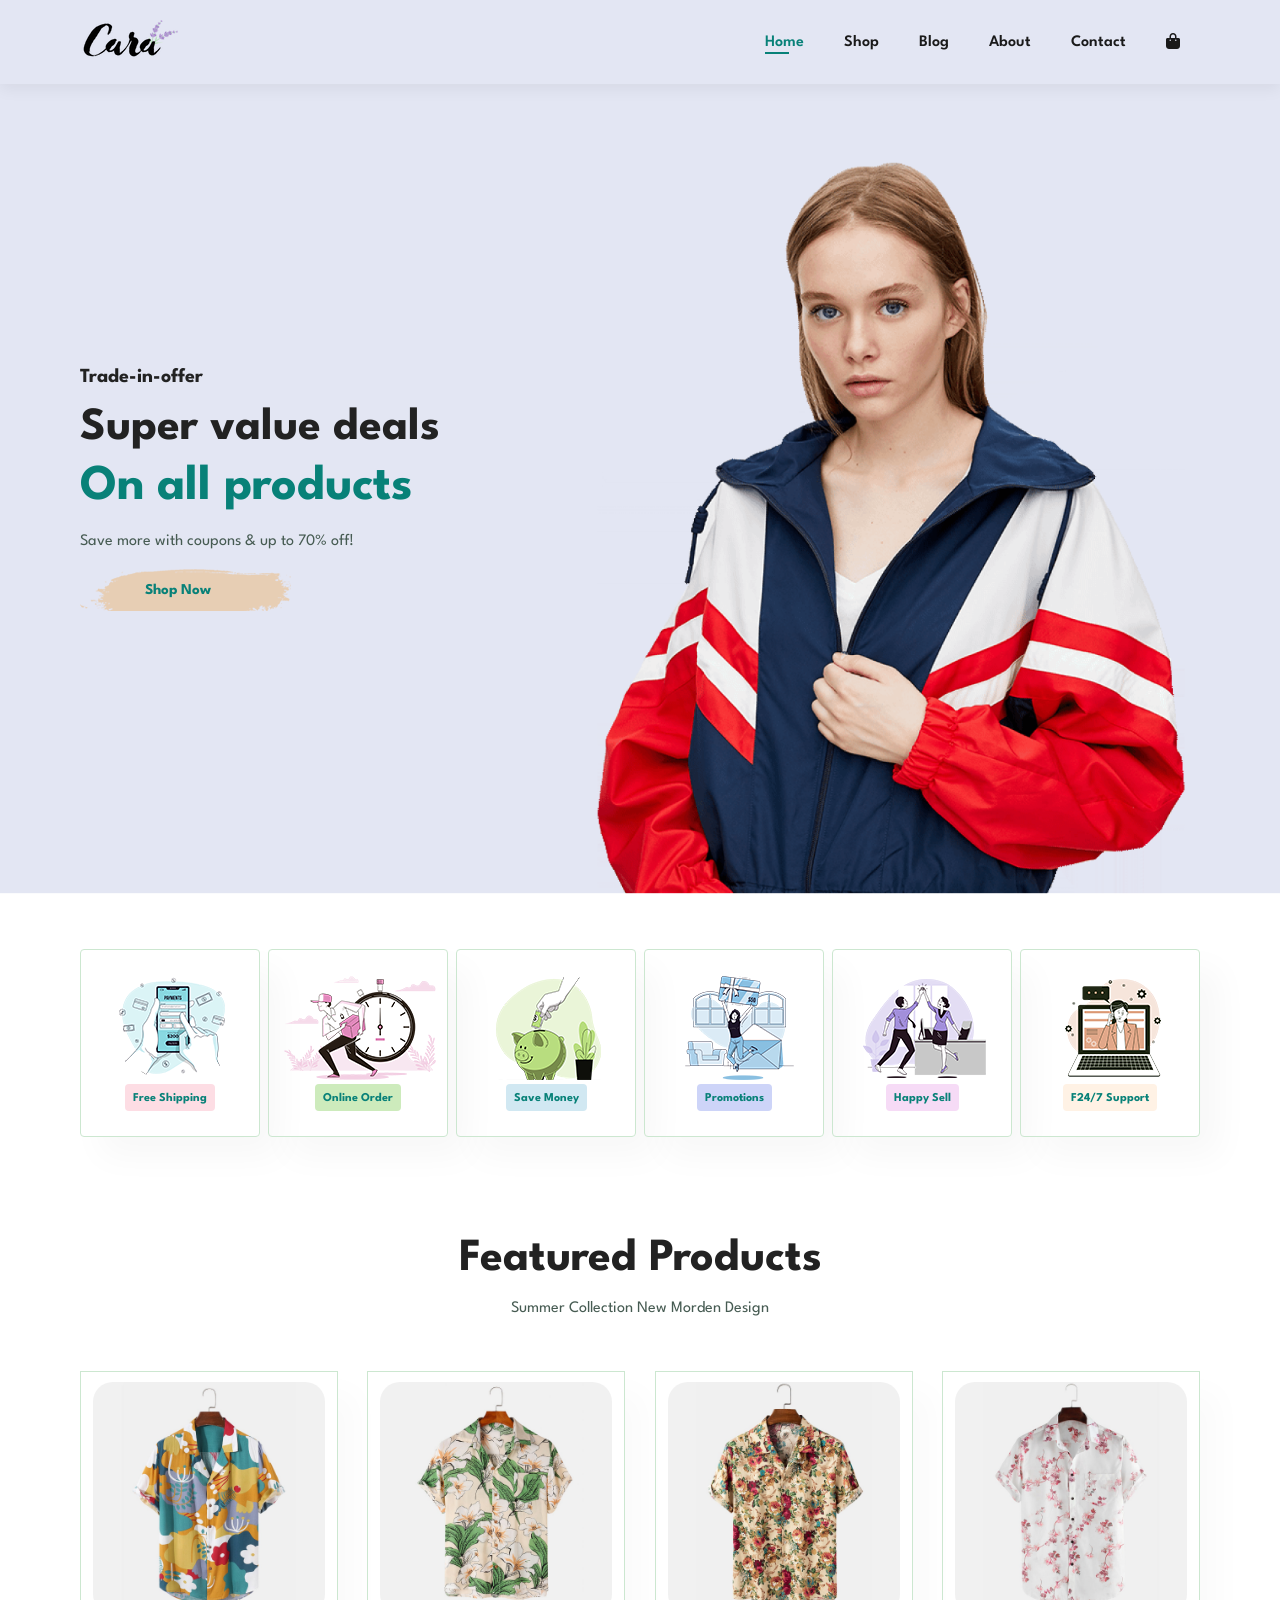
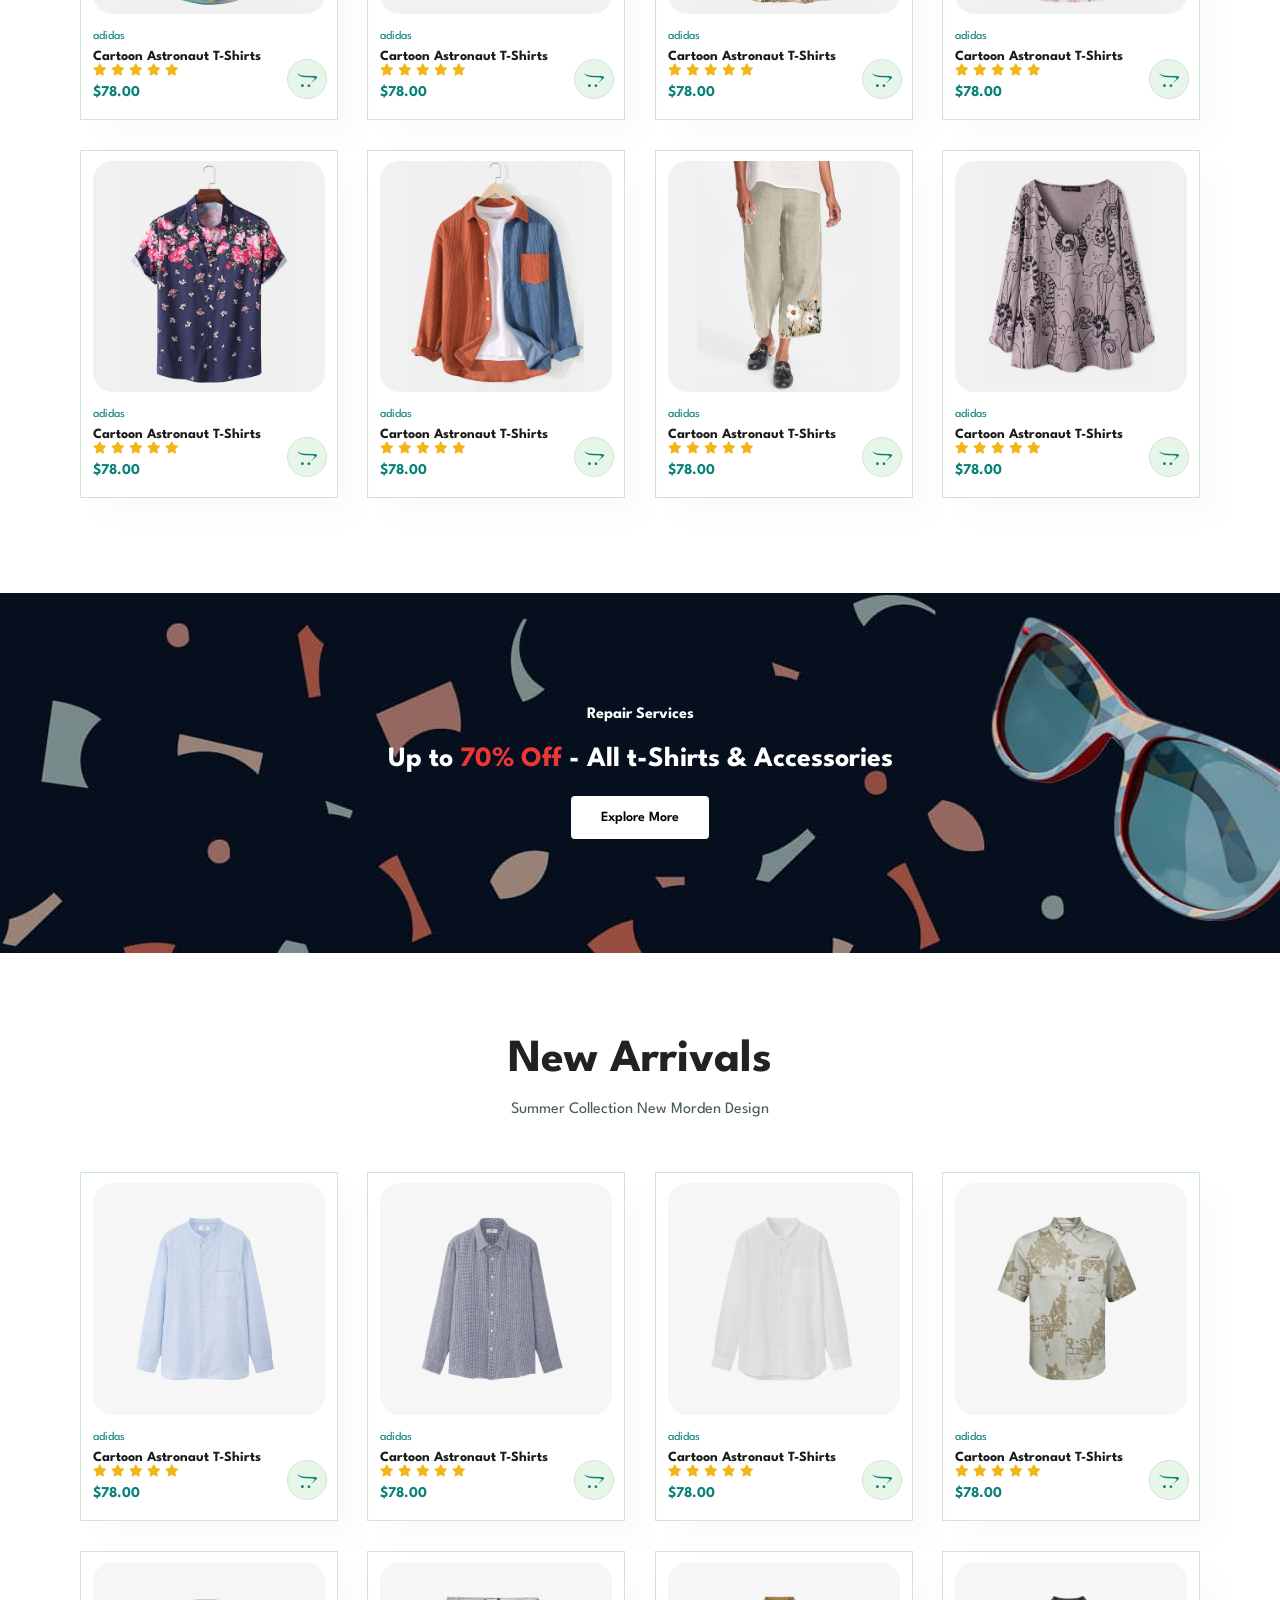
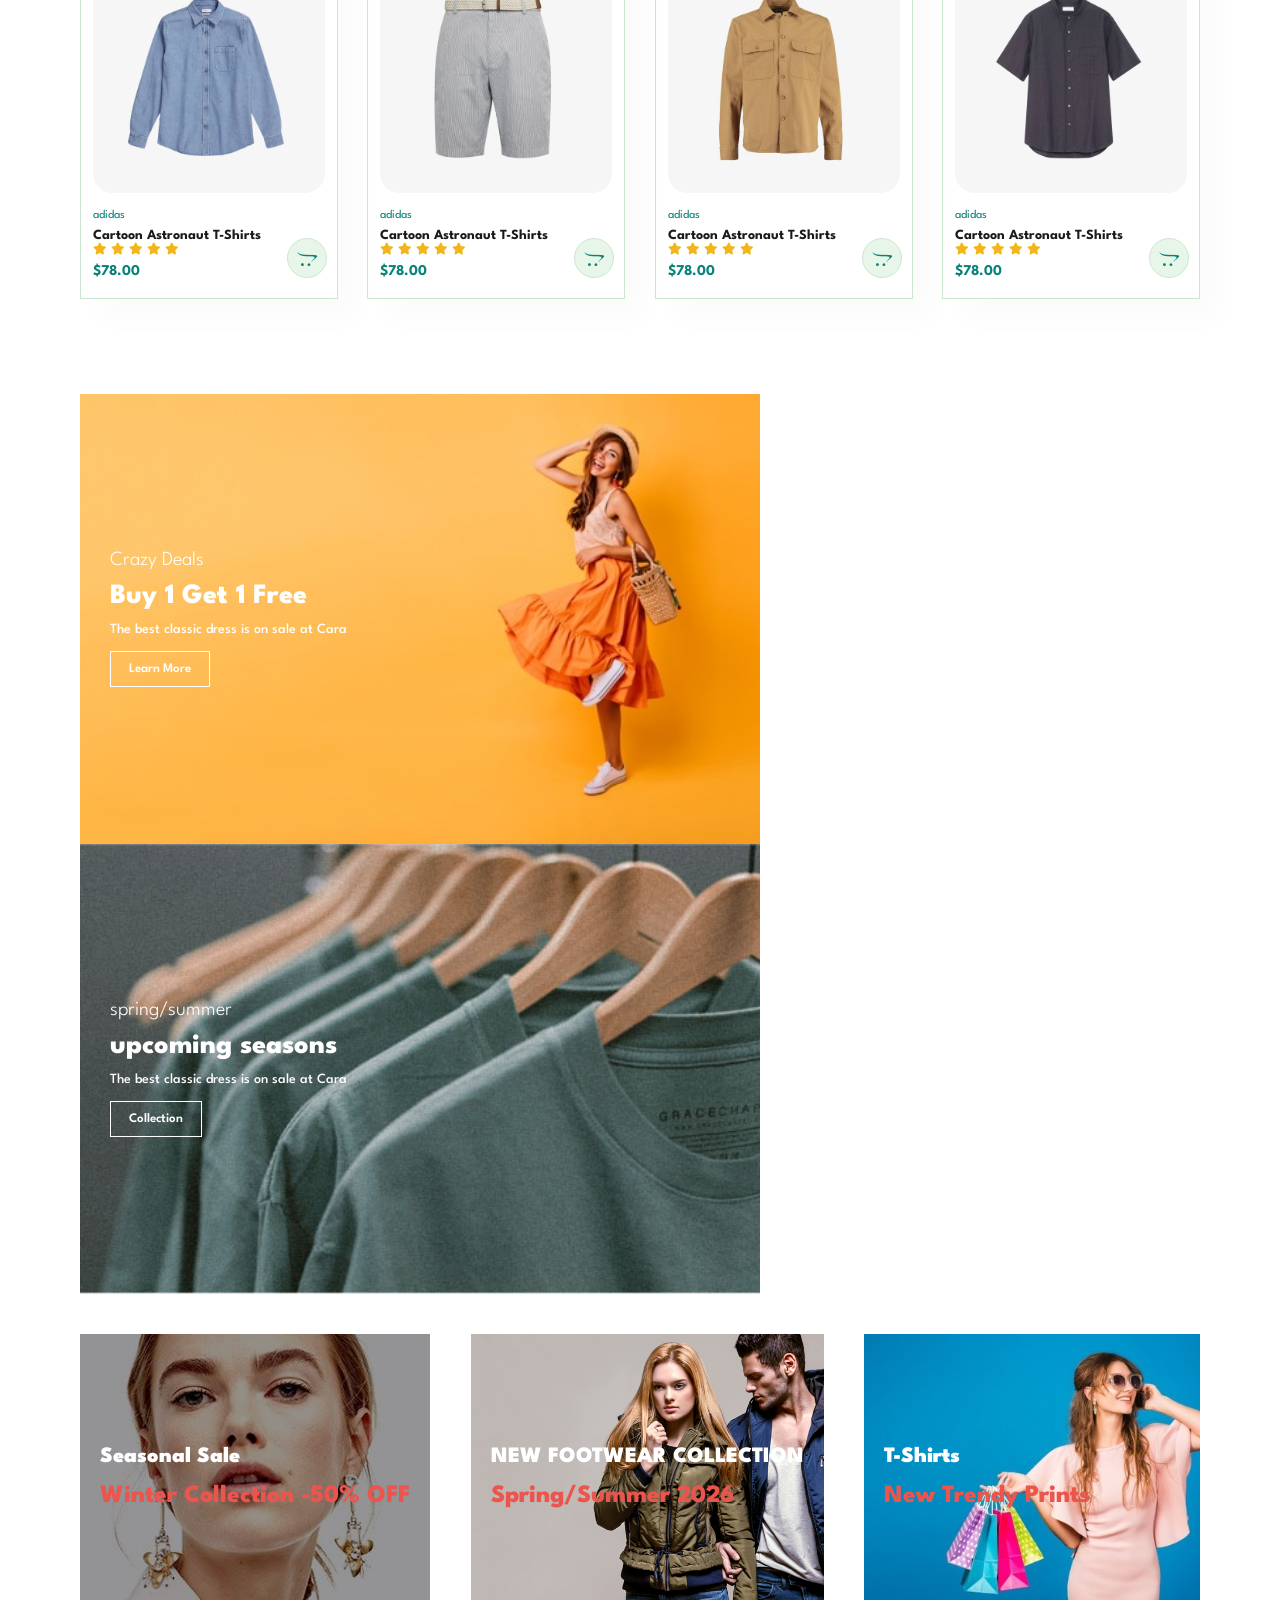
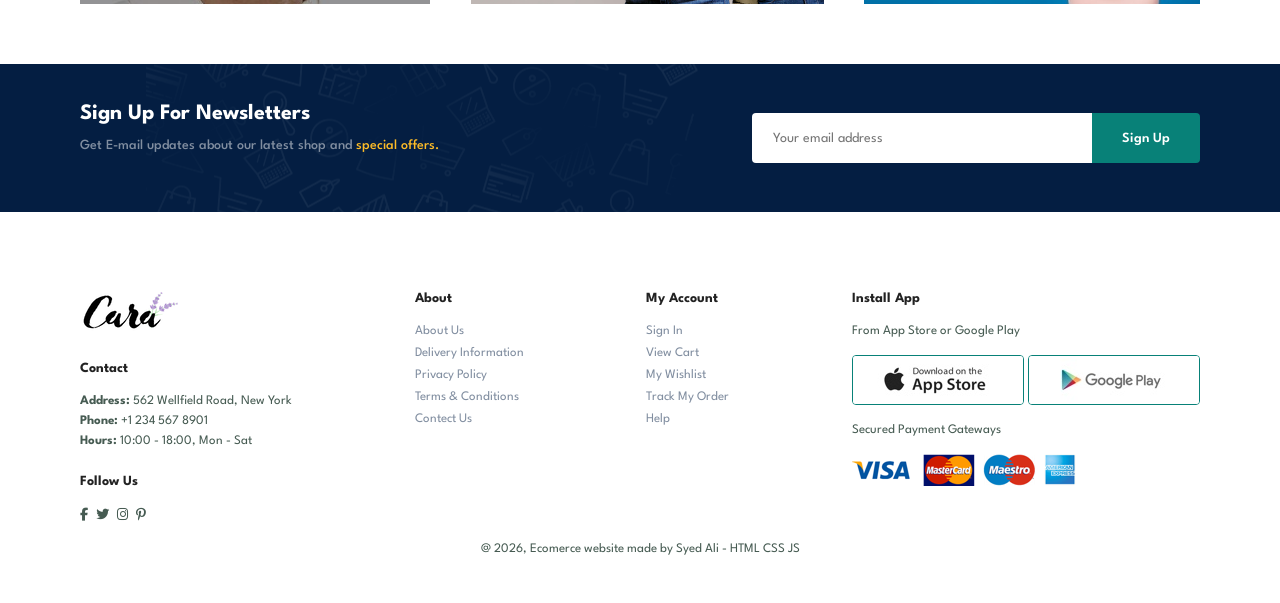
<file: index.html>
<!doctype html>
<html lang="en">
  <head>
    <meta charset="UTF-8" />
    <meta name="viewport" content="width=device-width, initial-scale=1.0" />
    <title>Ecomerce website made by Ali</title>
    <link rel="stylesheet" href="styles.css" />
    <link
      rel="stylesheet"
      href="https://cdnjs.cloudflare.com/ajax/libs/font-awesome/6.5.1/css/all.min.css"
    />
  </head>
  <body>
    <section id="header">
      <a href="#"><img src="img/logo.png" class="logo" alt="" /></a>

      <div>
        <ul id="navbar">
          <li><a class="active" href="index.html">Home</a></li>
          <li><a href="shop.html">Shop</a></li>
          <li><a href="blog.html">Blog</a></li>
          <li><a href="about.html">About</a></li>
          <li><a href="contact.html">Contact</a></li>
          <li id="lg-bag">
            <a href="cart.html"><i class="fa-solid fa-bag-shopping"></i></a>
          </li>
          <a href="#" id="close"><i class="fa-solid fa-xmark"></i></a>
        </ul>
      </div>
      <div id="mobile">
        <a href="cart.html"><i class="fa-solid fa-bag-shopping"></i></a>
        <i id="bar" class="fas fa-outdent"></i>
      </div>
    </section>

    <section id="hero">
      <h4>Trade-in-offer</h4>
      <h2>Super value deals</h2>
      <h1>On all products</h1>
      <p>Save more with coupons & up to 70% off!</p>
      <button>Shop Now</button>
    </section>

    <section id="feature" class="section-p1">
      <div class="fe-box">
        <img src="img/features/f1.png" alt="" />
        <h6>Free Shipping</h6>
      </div>
      <div class="fe-box">
        <img src="img/features/f2.png" alt="" />
        <h6>Online Order</h6>
      </div>
      <div class="fe-box">
        <img src="img/features/f3.png" alt="" />
        <h6>Save Money</h6>
      </div>
      <div class="fe-box">
        <img src="img/features/f4.png" alt="" />
        <h6>Promotions</h6>
      </div>
      <div class="fe-box">
        <img src="img/features/f5.png" alt="" />
        <h6>Happy Sell</h6>
      </div>
      <div class="fe-box">
        <img src="img/features/f6.png" alt="" />
        <h6>F24/7 Support</h6>
      </div>
    </section>

    <section id="product1" class="section-p1">
      <h2>Featured Products</h2>
      <p>Summer Collection New Morden Design</p>
      <div class="pro-container">
        <div class="pro">
          <img src="img/products/f1.jpg" alt="" />
          <div class="des">
            <span>adidas</span>
            <h5>Cartoon Astronaut T-Shirts</h5>
            <div class="star">
              <i class="fas fa-star"></i>
              <i class="fas fa-star"></i>
              <i class="fas fa-star"></i>
              <i class="fas fa-star"></i>
              <i class="fas fa-star"></i>
            </div>
            <h4>$78.00</h4>
          </div>
          <a href="#"><i class="fa-brands fa-opencart cart"></i></a>
        </div>
        <div class="pro">
          <img src="img/products/f2.jpg" alt="" />
          <div class="des">
            <span>adidas</span>
            <h5>Cartoon Astronaut T-Shirts</h5>
            <div class="star">
              <i class="fas fa-star"></i>
              <i class="fas fa-star"></i>
              <i class="fas fa-star"></i>
              <i class="fas fa-star"></i>
              <i class="fas fa-star"></i>
            </div>
            <h4>$78.00</h4>
          </div>
          <a href="#"><i class="fa-brands fa-opencart cart"></i></a>
        </div>
        <div class="pro">
          <img src="img/products/f3.jpg" alt="" />
          <div class="des">
            <span>adidas</span>
            <h5>Cartoon Astronaut T-Shirts</h5>
            <div class="star">
              <i class="fas fa-star"></i>
              <i class="fas fa-star"></i>
              <i class="fas fa-star"></i>
              <i class="fas fa-star"></i>
              <i class="fas fa-star"></i>
            </div>
            <h4>$78.00</h4>
          </div>
          <a href="#"><i class="fa-brands fa-opencart cart"></i></a>
        </div>
        <div class="pro">
          <img src="img/products/f4.jpg" alt="" />
          <div class="des">
            <span>adidas</span>
            <h5>Cartoon Astronaut T-Shirts</h5>
            <div class="star">
              <i class="fas fa-star"></i>
              <i class="fas fa-star"></i>
              <i class="fas fa-star"></i>
              <i class="fas fa-star"></i>
              <i class="fas fa-star"></i>
            </div>
            <h4>$78.00</h4>
          </div>
          <a href="#"><i class="fa-brands fa-opencart cart"></i></a>
        </div>
        <div class="pro">
          <img src="img/products/f5.jpg" alt="" />
          <div class="des">
            <span>adidas</span>
            <h5>Cartoon Astronaut T-Shirts</h5>
            <div class="star">
              <i class="fas fa-star"></i>
              <i class="fas fa-star"></i>
              <i class="fas fa-star"></i>
              <i class="fas fa-star"></i>
              <i class="fas fa-star"></i>
            </div>
            <h4>$78.00</h4>
          </div>
          <a href="#"><i class="fa-brands fa-opencart cart"></i></a>
        </div>
        <div class="pro">
          <img src="img/products/f6.jpg" alt="" />
          <div class="des">
            <span>adidas</span>
            <h5>Cartoon Astronaut T-Shirts</h5>
            <div class="star">
              <i class="fas fa-star"></i>
              <i class="fas fa-star"></i>
              <i class="fas fa-star"></i>
              <i class="fas fa-star"></i>
              <i class="fas fa-star"></i>
            </div>
            <h4>$78.00</h4>
          </div>
          <a href="#"><i class="fa-brands fa-opencart cart"></i></a>
        </div>
        <div class="pro">
          <img src="img/products/f7.jpg" alt="" />
          <div class="des">
            <span>adidas</span>
            <h5>Cartoon Astronaut T-Shirts</h5>
            <div class="star">
              <i class="fas fa-star"></i>
              <i class="fas fa-star"></i>
              <i class="fas fa-star"></i>
              <i class="fas fa-star"></i>
              <i class="fas fa-star"></i>
            </div>
            <h4>$78.00</h4>
          </div>
          <a href="#"><i class="fa-brands fa-opencart cart"></i></a>
        </div>
        <div class="pro">
          <img src="img/products/f8.jpg" alt="" />
          <div class="des">
            <span>adidas</span>
            <h5>Cartoon Astronaut T-Shirts</h5>
            <div class="star">
              <i class="fas fa-star"></i>
              <i class="fas fa-star"></i>
              <i class="fas fa-star"></i>
              <i class="fas fa-star"></i>
              <i class="fas fa-star"></i>
            </div>
            <h4>$78.00</h4>
          </div>
          <a href="#"><i class="fa-brands fa-opencart cart"></i></a>
        </div>
      </div>
    </section>

    <section id="banner" class="section-m1">
      <h4>Repair Services</h4>
      <h2>Up to <span>70% Off</span> - All t-Shirts & Accessories</h2>
      <button class="normal">Explore More</button>
    </section>

    <section id="product1" class="section-p1">
      <h2>New Arrivals</h2>
      <p>Summer Collection New Morden Design</p>
      <div class="pro-container">
        <div class="pro">
          <img src="img/products/n1.jpg" alt="" />
          <div class="des">
            <span>adidas</span>
            <h5>Cartoon Astronaut T-Shirts</h5>
            <div class="star">
              <i class="fas fa-star"></i>
              <i class="fas fa-star"></i>
              <i class="fas fa-star"></i>
              <i class="fas fa-star"></i>
              <i class="fas fa-star"></i>
            </div>
            <h4>$78.00</h4>
          </div>
          <a href="#"><i class="fa-brands fa-opencart cart"></i></a>
        </div>
        <div class="pro">
          <img src="img/products/n2.jpg" alt="" />
          <div class="des">
            <span>adidas</span>
            <h5>Cartoon Astronaut T-Shirts</h5>
            <div class="star">
              <i class="fas fa-star"></i>
              <i class="fas fa-star"></i>
              <i class="fas fa-star"></i>
              <i class="fas fa-star"></i>
              <i class="fas fa-star"></i>
            </div>
            <h4>$78.00</h4>
          </div>
          <a href="#"><i class="fa-brands fa-opencart cart"></i></a>
        </div>
        <div class="pro">
          <img src="img/products/n3.jpg" alt="" />
          <div class="des">
            <span>adidas</span>
            <h5>Cartoon Astronaut T-Shirts</h5>
            <div class="star">
              <i class="fas fa-star"></i>
              <i class="fas fa-star"></i>
              <i class="fas fa-star"></i>
              <i class="fas fa-star"></i>
              <i class="fas fa-star"></i>
            </div>
            <h4>$78.00</h4>
          </div>
          <a href="#"><i class="fa-brands fa-opencart cart"></i></a>
        </div>
        <div class="pro">
          <img src="img/products/n4.jpg" alt="" />
          <div class="des">
            <span>adidas</span>
            <h5>Cartoon Astronaut T-Shirts</h5>
            <div class="star">
              <i class="fas fa-star"></i>
              <i class="fas fa-star"></i>
              <i class="fas fa-star"></i>
              <i class="fas fa-star"></i>
              <i class="fas fa-star"></i>
            </div>
            <h4>$78.00</h4>
          </div>
          <a href="#"><i class="fa-brands fa-opencart cart"></i></a>
        </div>
        <div class="pro">
          <img src="img/products/n5.jpg" alt="" />
          <div class="des">
            <span>adidas</span>
            <h5>Cartoon Astronaut T-Shirts</h5>
            <div class="star">
              <i class="fas fa-star"></i>
              <i class="fas fa-star"></i>
              <i class="fas fa-star"></i>
              <i class="fas fa-star"></i>
              <i class="fas fa-star"></i>
            </div>
            <h4>$78.00</h4>
          </div>
          <a href="#"><i class="fa-brands fa-opencart cart"></i></a>
        </div>
        <div class="pro">
          <img src="img/products/n6.jpg" alt="" />
          <div class="des">
            <span>adidas</span>
            <h5>Cartoon Astronaut T-Shirts</h5>
            <div class="star">
              <i class="fas fa-star"></i>
              <i class="fas fa-star"></i>
              <i class="fas fa-star"></i>
              <i class="fas fa-star"></i>
              <i class="fas fa-star"></i>
            </div>
            <h4>$78.00</h4>
          </div>
          <a href="#"><i class="fa-brands fa-opencart cart"></i></a>
        </div>
        <div class="pro">
          <img src="img/products/n7.jpg" alt="" />
          <div class="des">
            <span>adidas</span>
            <h5>Cartoon Astronaut T-Shirts</h5>
            <div class="star">
              <i class="fas fa-star"></i>
              <i class="fas fa-star"></i>
              <i class="fas fa-star"></i>
              <i class="fas fa-star"></i>
              <i class="fas fa-star"></i>
            </div>
            <h4>$78.00</h4>
          </div>
          <a href="#"><i class="fa-brands fa-opencart cart"></i></a>
        </div>
        <div class="pro">
          <img src="img/products/n8.jpg" alt="" />
          <div class="des">
            <span>adidas</span>
            <h5>Cartoon Astronaut T-Shirts</h5>
            <div class="star">
              <i class="fas fa-star"></i>
              <i class="fas fa-star"></i>
              <i class="fas fa-star"></i>
              <i class="fas fa-star"></i>
              <i class="fas fa-star"></i>
            </div>
            <h4>$78.00</h4>
          </div>
          <a href="#"><i class="fa-brands fa-opencart cart"></i></a>
        </div>
      </div>
    </section>

    <section id="sm-banner" class="section-p1">
      <div class="banner-box">
        <h4>Crazy Deals</h4>
        <h2>Buy 1 Get 1 Free</h2>
        <span>The best classic dress is on sale at Cara</span>
        <button class="white">Learn More</button>
      </div>
      <div class="banner-box banner-box2">
        <h4>spring/summer</h4>
        <h2>upcoming seasons</h2>
        <span>The best classic dress is on sale at Cara</span>
        <button class="white">Collection</button>
      </div>
    </section>

    <section id="banner3">
      <div class="banner-box">
        <h2>Seasonal Sale</h2>
        <h3>Winter Collection -50% OFF</h3>
      </div>
      <div class="banner-box banner-box2">
        <h2>NEW FOOTWEAR COLLECTION</h2>
        <h3>Spring/Summer 2026</h3>
      </div>
      <div class="banner-box banner-box3">
        <h2>T-Shirts</h2>
        <h3>New Trendy Prints</h3>
      </div>
    </section>

    <section id="newsletter" class="section-p1 section-m1">
      <div class="newstext">
        <h4>Sign Up For Newsletters</h4>
        <p>
          Get E-mail updates about our latest shop and
          <span>special offers.</span>
        </p>
      </div>
      <div class="form">
        <input type="text" placeholder="Your email address" />
        <button class="normal">Sign Up</button>
      </div>
    </section>

    <footer class="section-p1">
      <div class="col">
        <img class="logo" src="img/logo.png" alt="" />
        <h4>Contact</h4>
        <p><strong>Address: </strong> 562 Wellfield Road, New York</p>
        <p><strong>Phone: </strong> +1 234 567 8901</p>
        <p><strong>Hours: </strong> 10:00 - 18:00, Mon - Sat</p>
        <div class="follow">
          <h4>Follow Us</h4>
          <div class="icon">
            <a href="#"><i class="fab fa-facebook-f"></i></a>
            <a href="#"><i class="fab fa-twitter"></i></a>
            <a href="#"><i class="fab fa-instagram"></i></a>
            <a href="#"><i class="fab fa-pinterest-p"></i></a>
          </div>
        </div>
      </div>

      <div class="col">
        <h4>About</h4>
        <a href="#">About Us</a>
        <a href="#">Delivery Information</a>
        <a href="#">Privacy Policy</a>
        <a href="#">Terms & Conditions</a>
        <a href="#">Contect Us</a>
      </div>

      <div class="col">
        <h4>My Account</h4>
        <a href="#">Sign In</a>
        <a href="#">View Cart</a>
        <a href="#">My Wishlist</a>
        <a href="#">Track My Order</a>
        <a href="#">Help</a>
      </div>

      <div class="col install">
        <h4>Install App</h4>
        <p>From App Store or Google Play</p>
        <div class="row">
          <img src="img/pay/app.jpg" alt="" />
          <img src="img/pay/play.jpg" alt="" />
        </div>
        <p>Secured Payment Gateways</p>
        <img src="img/pay/pay.png" alt="" />
      </div>

      <div class="copyright">
        <p>@ 2026, Ecomerce website made by Syed Ali - HTML CSS JS</p>
      </div>
    </footer>

    <script src="script.js"></script>
  </body>
</html>
</file>
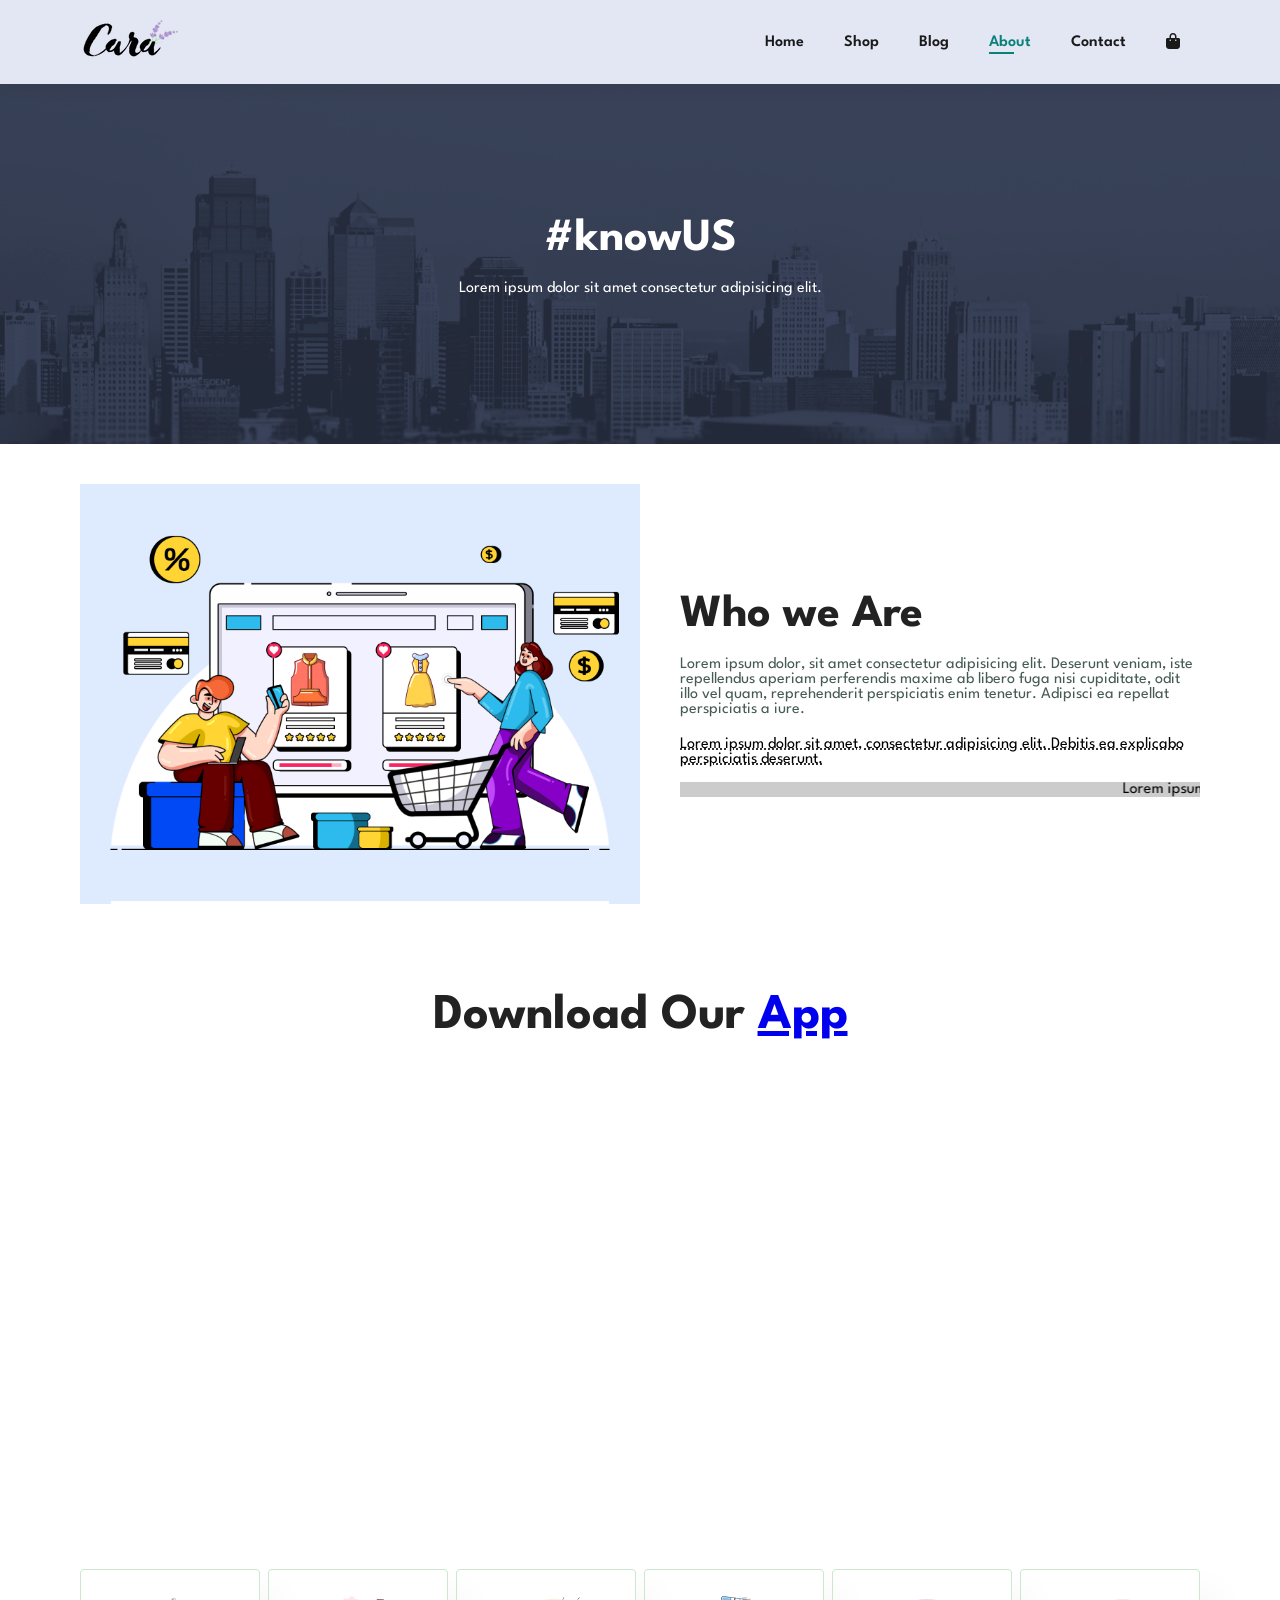
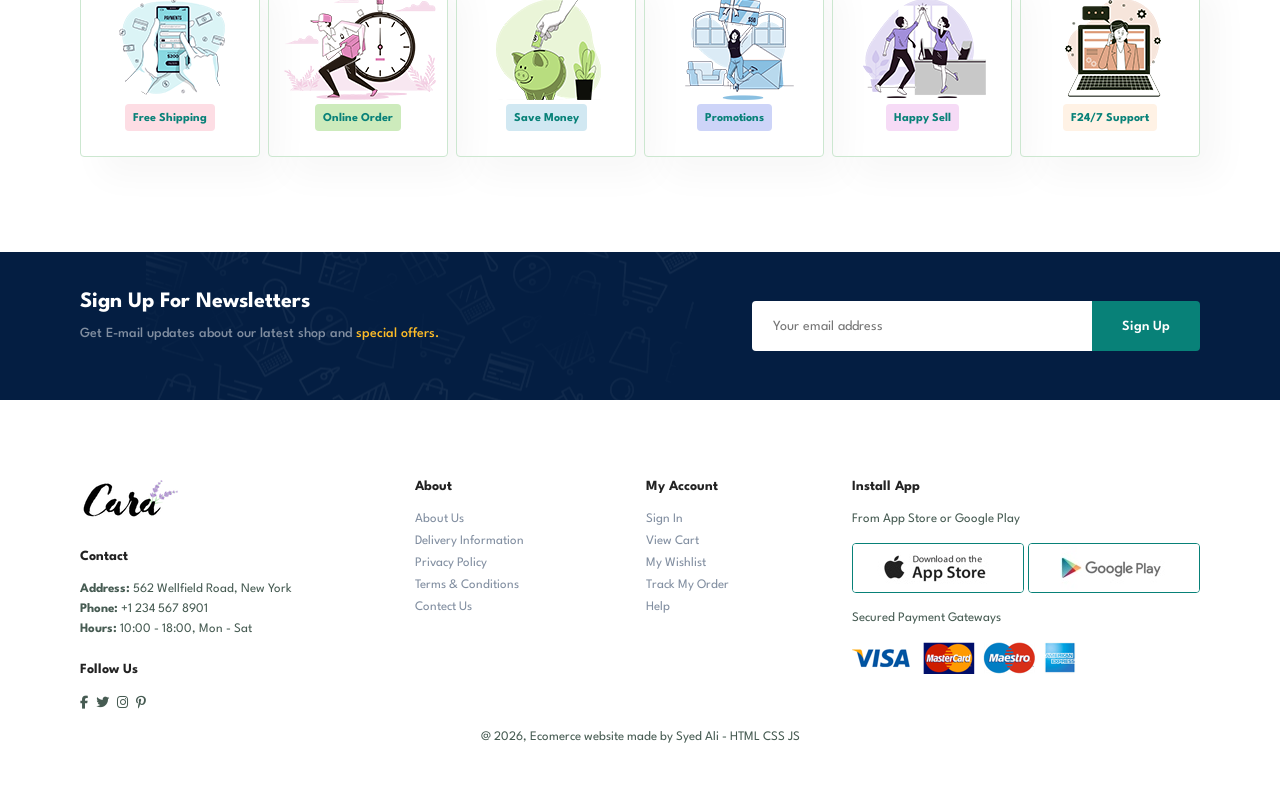
<file: about.html>
<!DOCTYPE html>
<html lang="en">

<head>
    <meta charset="UTF-8">
    <meta name="viewport" content="width=device-width, initial-scale=1.0">
    <title>Ecomerce website made by Ali</title>
    <link rel="stylesheet" href="styles.css">
    <link rel="stylesheet" href="https://cdnjs.cloudflare.com/ajax/libs/font-awesome/6.5.1/css/all.min.css">

<body>
    <section id="header">
        <a href="#"><img src="img/logo.png" class="logo" alt=""></a>

        <div>
            <ul id="navbar">
                <li><a href="index.html">Home</a></li>
                <li><a href="shop.html">Shop</a></li>
                <li><a  href="blog.html">Blog</a></li>
                <li><a class="active" href="about.html">About</a></li>
                <li><a href="contact.html">Contact</a></li>
                <li id="lg-bag"><a href="cart.html"><i class="fa-solid fa-bag-shopping"></i></a></li>
                <a href="#" id="close"><i class="fa-solid fa-xmark"></i></a>
            </ul>
        </div>
        <div id="mobile">
            <a href="cart.html"><i class="fa-solid fa-bag-shopping"></i></a>
            <i id="bar" class="fas  fa-outdent"></i>
        </div>
    </section>

    <section id="page-header" class="about-header">
        <h2>#knowUS</h2>
        <p>Lorem ipsum dolor sit amet consectetur adipisicing elit. </p>
    </section>

    <section id="about-head" class="section-p1">
        <img src="img/about/a6.jpg" alt="">
        <div>
            <h2>Who we Are</h2>
            <p>Lorem ipsum dolor, sit amet consectetur adipisicing elit. Deserunt veniam, iste repellendus aperiam perferendis maxime ab libero fuga nisi cupiditate, odit illo vel quam, reprehenderit perspiciatis enim tenetur. Adipisci ea repellat perspiciatis a iure.</p>

            <abbr title="">Lorem ipsum dolor sit amet, consectetur adipisicing elit. Debitis ea explicabo perspiciatis deserunt.</abbr>
            <br><br>

             <marquee bgcolor="#ccc" loop="-1" scrollamount="5" width="100%">Lorem ipsum dolor sit amet consectetur adipisicing elit. Aliquam?</marquee>
        </div>
    </section>

    <section id="about-app" class="section-p1">
        <h1>Download Our <a href="#">App</a></h1>
        <div class="video">
            <video autoplay muted loop src="img/about/1.mp4"></video>
        </div>
    </section>

      <section id="feature" class="section-p1">
        <div class="fe-box">
            <img src="img/features/f1.png" alt="">
            <h6>Free Shipping</h6>
        </div>
        <div class="fe-box">
            <img src="img/features/f2.png" alt="">
            <h6>Online Order</h6>
        </div>
        <div class="fe-box">
            <img src="img/features/f3.png" alt="">
            <h6>Save Money</h6>
        </div>
        <div class="fe-box">
            <img src="img/features/f4.png" alt="">
            <h6>Promotions</h6>
        </div>
        <div class="fe-box">
            <img src="img/features/f5.png" alt="">
            <h6>Happy Sell</h6>
        </div>
        <div class="fe-box">
            <img src="img/features/f6.png" alt="">
            <h6>F24/7 Support</h6>
        </div>
    </section>

     <section id="newsletter" class="section-p1 section-m1">
        <div class="newstext">
            <h4>Sign Up For Newsletters</h4>
            <p>Get E-mail updates about our latest shop and <span>special offers.</span></p>
        </div>
        <div class="form">
            <input type="text" placeholder="Your email address">
            <button class="normal">Sign Up</button>
        </div>
    </section>

    <footer class="section-p1">
        <div class="col">
            <img class="logo" src="img/logo.png" alt="">
            <h4>Contact</h4>
            <p><strong>Address: </strong> 562 Wellfield Road, New York</p>
            <p><strong>Phone: </strong> +1 234 567 8901</p>
            <p><strong>Hours: </strong> 10:00 - 18:00, Mon - Sat</p>
            <div class="follow">
                <h4>Follow Us</h4>
                <div class="icon">
                    <a href="#"><i class="fab fa-facebook-f"></i></a>
                    <a href="#"><i class="fab fa-twitter"></i></a>
                    <a href="#"><i class="fab fa-instagram"></i></a>
                    <a href="#"><i class="fab fa-pinterest-p"></i></a>
                </div>
            </div>
        </div>

        <div class="col">
            <h4>About</h4>
            <a href="#">About Us</a>
            <a href="#">Delivery Information</a>
            <a href="#">Privacy Policy</a>
            <a href="#">Terms & Conditions</a>
            <a href="#">Contect Us</a>
        </div>

        <div class="col">
            <h4>My Account</h4>
            <a href="#">Sign In</a>
            <a href="#">View Cart</a>
            <a href="#">My Wishlist</a>
            <a href="#">Track My Order</a>
            <a href="#">Help</a>
        </div>

        <div class="col install">
            <h4>Install App</h4>
            <p>From App Store or Google Play</p>
            <div class="row">
                <img src="img/pay/app.jpg" alt="">
                <img src="img/pay/play.jpg" alt="">
            </div>
            <p>Secured Payment Gateways</p>
            <img src="img/pay/pay.png" alt="">
        </div>

        <div class="copyright">
            <p>@ 2026, Ecomerce website made by Syed Ali - HTML CSS JS</p>   
        </div>

    </footer>

    
 
    <script src="script.js"></script>
</body>

</html>
</file>
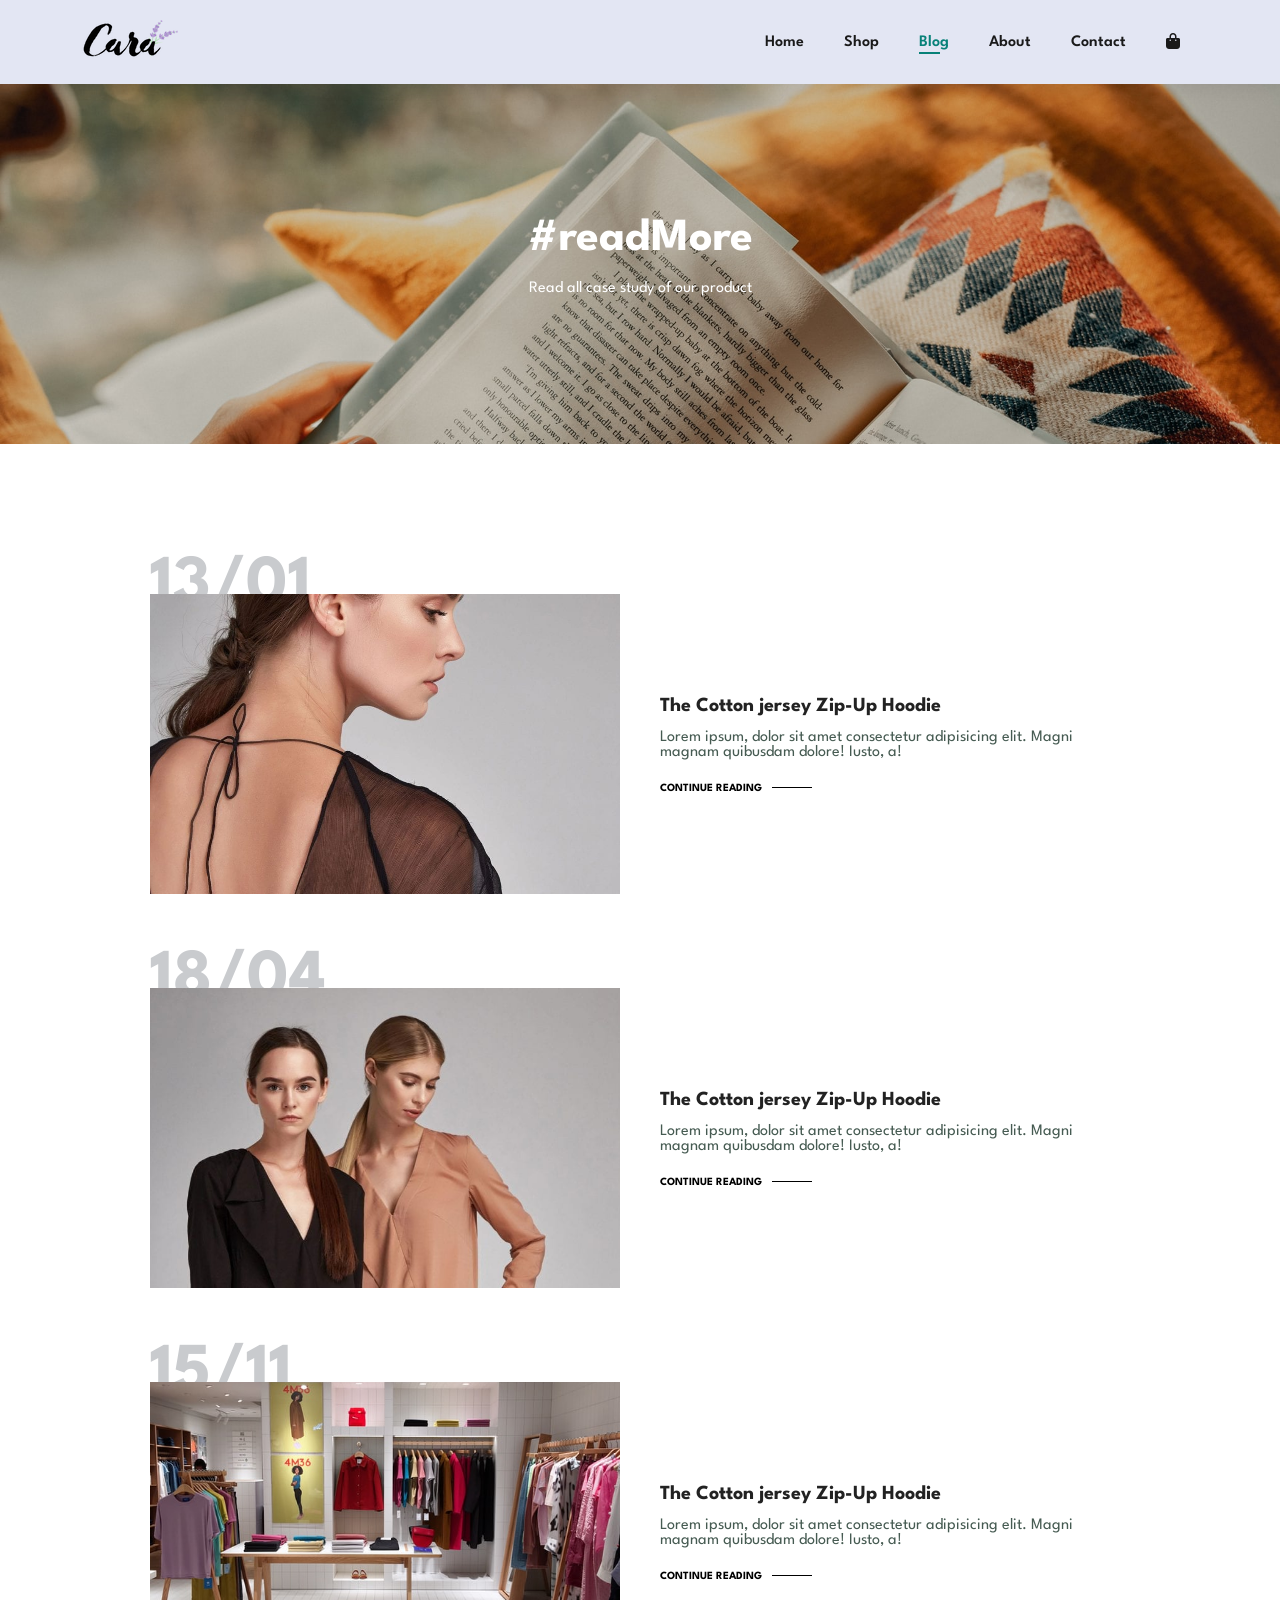
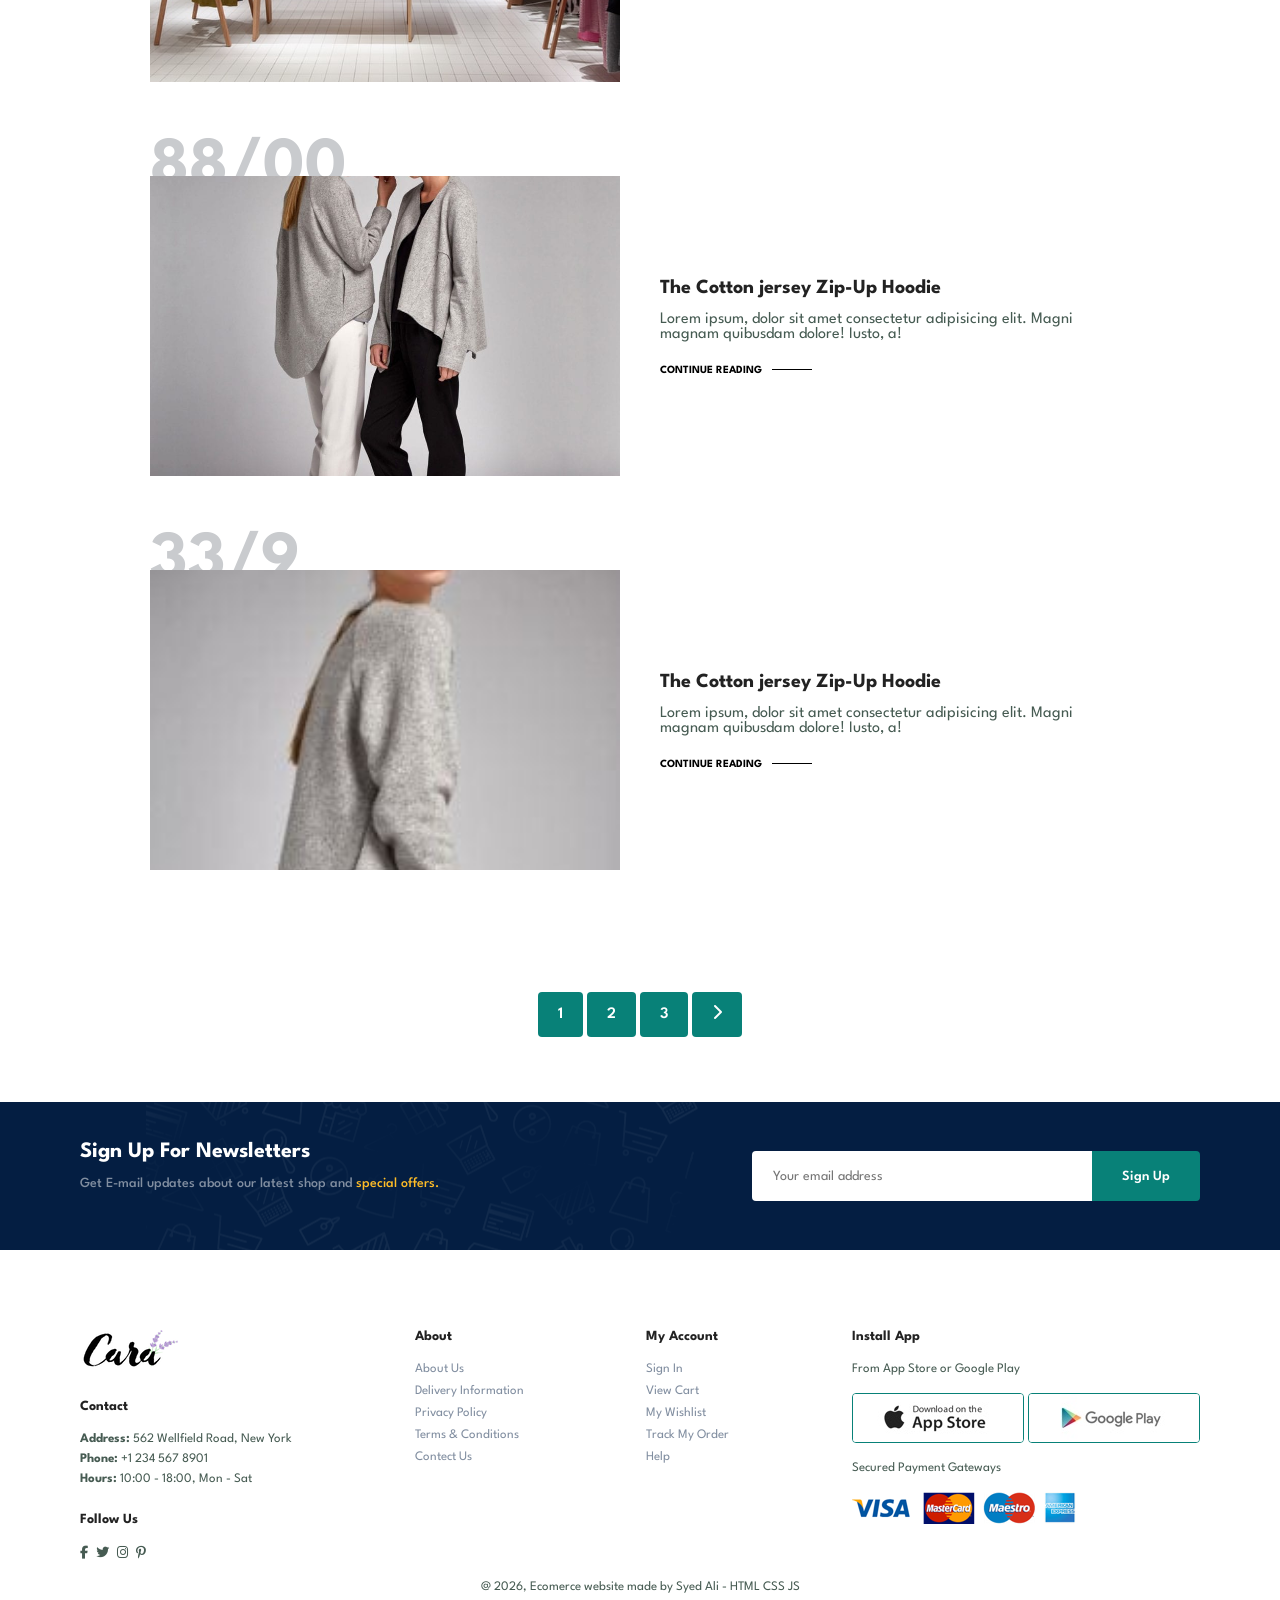
<file: blog.html>
<!doctype html>
<html lang="en">
  <head>
    <meta charset="UTF-8" />
    <meta name="viewport" content="width=device-width, initial-scale=1.0" />
    <title>Ecomerce website made by Ali</title>
    <link rel="stylesheet" href="styles.css" />
    <link
      rel="stylesheet"
      href="https://cdnjs.cloudflare.com/ajax/libs/font-awesome/6.5.1/css/all.min.css"
    />
  </head>

  <body>
    <section id="header">
      <a href="#"><img src="img/logo.png" class="logo" alt="" /></a>

      <div>
        <ul id="navbar">
          <li><a href="index.html">Home</a></li>
          <li><a href="shop.html">Shop</a></li>
          <li><a class="active" href="blog.html">Blog</a></li>
          <li><a href="about.html">About</a></li>
          <li><a href="contact.html">Contact</a></li>
          <li id="lg-bag">
            <a href="cart.html"><i class="fa-solid fa-bag-shopping"></i></a>
          </li>
          <a href="#" id="close"><i class="fa-solid fa-xmark"></i></a>
        </ul>
      </div>
      <div id="mobile">
        <a href="cart.html"><i class="fa-solid fa-bag-shopping"></i></a>
        <i id="bar" class="fas fa-outdent"></i>
      </div>
    </section>

    <section id="page-header" class="blog-header">
      <h2>#readMore</h2>
      <p>Read all case study of our product</p>
    </section>

    <section id="blog">
      <div class="blog-box">
        <div class="blog-img">
          <img src="img/blog/b1.jpg" alt="" />
        </div>
        <div class="blog-details">
          <h4>The Cotton jersey Zip-Up Hoodie</h4>
          <p>
            Lorem ipsum, dolor sit amet consectetur adipisicing elit. Magni
            magnam quibusdam dolore! Iusto, a!
          </p>
          <a href="#"> CONTINUE READING</a>
        </div>
        <h1>13/01</h1>
      </div>
      <div class="blog-box">
        <div class="blog-img">
          <img src="img/blog/b2.jpg" alt="" />
        </div>
        <div class="blog-details">
          <h4>The Cotton jersey Zip-Up Hoodie</h4>
          <p>
            Lorem ipsum, dolor sit amet consectetur adipisicing elit. Magni
            magnam quibusdam dolore! Iusto, a!
          </p>
          <a href="#"> CONTINUE READING</a>
        </div>
        <h1>18/04</h1>
      </div>
      <div class="blog-box">
        <div class="blog-img">
          <img src="img/blog/b3.jpg" alt="" />
        </div>
        <div class="blog-details">
          <h4>The Cotton jersey Zip-Up Hoodie</h4>
          <p>
            Lorem ipsum, dolor sit amet consectetur adipisicing elit. Magni
            magnam quibusdam dolore! Iusto, a!
          </p>
          <a href="#"> CONTINUE READING</a>
        </div>
        <h1>15/11</h1>
      </div>
      <div class="blog-box">
        <div class="blog-img">
          <img src="img/blog/b4.jpg" alt="" />
        </div>
        <div class="blog-details">
          <h4>The Cotton jersey Zip-Up Hoodie</h4>
          <p>
            Lorem ipsum, dolor sit amet consectetur adipisicing elit. Magni
            magnam quibusdam dolore! Iusto, a!
          </p>
          <a href="#"> CONTINUE READING</a>
        </div>
        <h1>88/00</h1>
      </div>
      <div class="blog-box">
        <div class="blog-img">
          <img src="img/blog/b5.jpg" alt="" />
        </div>
        <div class="blog-details">
          <h4>The Cotton jersey Zip-Up Hoodie</h4>
          <p>
            Lorem ipsum, dolor sit amet consectetur adipisicing elit. Magni
            magnam quibusdam dolore! Iusto, a!
          </p>
          <a href="#"> CONTINUE READING</a>
        </div>
        <h1>33/9</h1>
      </div>
    </section>

    <section id="pagination" class="section-p1">
      <a href="#">1</a>
      <a href="#">2</a>
      <a href="#">3</a>
      <a href="#"><i class="fas fa-chevron-right"></i></a>
    </section>

    <section id="newsletter" class="section-p1 section-m1">
      <div class="newstext">
        <h4>Sign Up For Newsletters</h4>
        <p>
          Get E-mail updates about our latest shop and
          <span>special offers.</span>
        </p>
      </div>
      <div class="form">
        <input type="text" placeholder="Your email address" />
        <button class="normal">Sign Up</button>
      </div>
    </section>

    <footer class="section-p1">
      <div class="col">
        <img class="logo" src="img/logo.png" alt="" />
        <h4>Contact</h4>
        <p><strong>Address: </strong> 562 Wellfield Road, New York</p>
        <p><strong>Phone: </strong> +1 234 567 8901</p>
        <p><strong>Hours: </strong> 10:00 - 18:00, Mon - Sat</p>
        <div class="follow">
          <h4>Follow Us</h4>
          <div class="icon">
            <a href="#"><i class="fab fa-facebook-f"></i></a>
            <a href="#"><i class="fab fa-twitter"></i></a>
            <a href="#"><i class="fab fa-instagram"></i></a>
            <a href="#"><i class="fab fa-pinterest-p"></i></a>
          </div>
        </div>
      </div>

      <div class="col">
        <h4>About</h4>
        <a href="#">About Us</a>
        <a href="#">Delivery Information</a>
        <a href="#">Privacy Policy</a>
        <a href="#">Terms & Conditions</a>
        <a href="#">Contect Us</a>
      </div>

      <div class="col">
        <h4>My Account</h4>
        <a href="#">Sign In</a>
        <a href="#">View Cart</a>
        <a href="#">My Wishlist</a>
        <a href="#">Track My Order</a>
        <a href="#">Help</a>
      </div>

      <div class="col install">
        <h4>Install App</h4>
        <p>From App Store or Google Play</p>
        <div class="row">
          <img src="img/pay/app.jpg" alt="" />
          <img src="img/pay/play.jpg" alt="" />
        </div>
        <p>Secured Payment Gateways</p>
        <img src="img/pay/pay.png" alt="" />
      </div>

      <div class="copyright">
        <p>@ 2026, Ecomerce website made by Syed Ali - HTML CSS JS</p>
      </div>
    </footer>

    <script src="script.js"></script>
  </body>
</html>
</file>
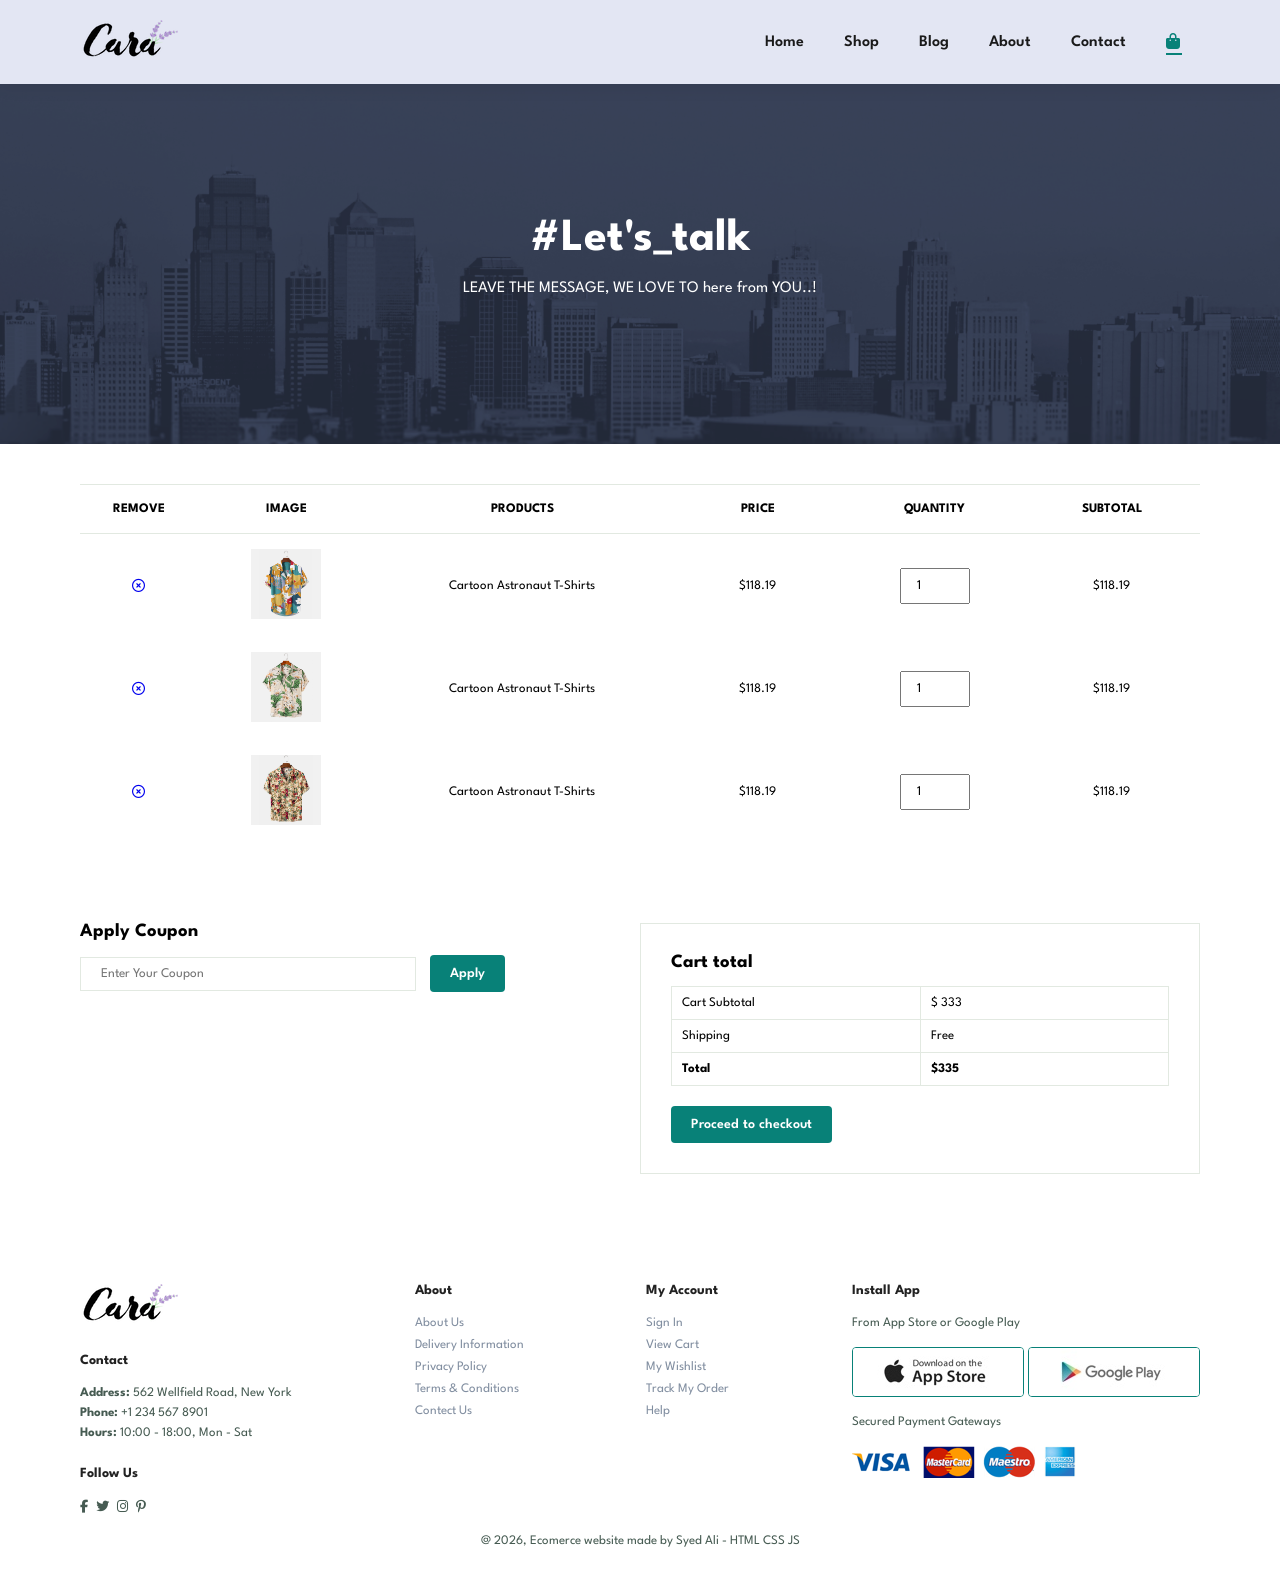
<file: cart.html>
<!doctype html>
<html lang="en">
  <head>
    <meta charset="UTF-8" />
    <meta name="viewport" content="width=device-width, initial-scale=1.0" />
    <title>Ecomerce website made by Ali</title>
    <link rel="stylesheet" href="styles.css" />
    <link
      rel="stylesheet"
      href="https://cdnjs.cloudflare.com/ajax/libs/font-awesome/6.5.1/css/all.min.css"
    />
  </head>
  <body>
    <section id="header">
      <a href="#"><img src="img/logo.png" class="logo" alt="" /></a>

      <div>
        <ul id="navbar">
          <li><a href="index.html">Home</a></li>
          <li><a href="shop.html">Shop</a></li>
          <li><a href="blog.html">Blog</a></li>
          <li><a href="about.html">About</a></li>
          <li><a href="contact.html">Contact</a></li>
          <li id="lg-bag">
            <a class="active" href="cart.html"
              ><i class="fa-solid fa-bag-shopping"></i
            ></a>
          </li>
          <a href="#" id="close"><i class="fa-solid fa-xmark"></i></a>
        </ul>
      </div>
      <div id="mobile">
        <a href="cart.html"><i class="fa-solid fa-bag-shopping"></i></a>
        <i id="bar" class="fas fa-outdent"></i>
      </div>
    </section>

    <section id="page-header" class="about-header">
      <h2>#Let's_talk</h2>
      <p>LEAVE THE MESSAGE, WE LOVE TO here from YOU..!</p>
    </section>

    <section id="cart" class="section-p1">
      <table width="100%">
        <thead>
          <tr>
            <td>Remove</td>
            <td>Image</td>
            <td>Products</td>
            <td>Price</td>
            <td>Quantity</td>
            <td>Subtotal</td>
          </tr>
        </thead>

        <tbody>
          <tr>
            <td>
              <a href="#"><i class="far fa-times-circle"></i></a>
            </td>
            <td><img src="img/products/f1.jpg" alt="" /></td>
            <td>Cartoon Astronaut T-Shirts</td>
            <td>$118.19</td>
            <td><input type="number" value="1" /></td>
            <td>$118.19</td>
          </tr>
          <tr>
            <td>
              <a href="#"><i class="far fa-times-circle"></i></a>
            </td>
            <td><img src="img/products/f2.jpg" alt="" /></td>
            <td>Cartoon Astronaut T-Shirts</td>
            <td>$118.19</td>
            <td><input type="number" value="1" /></td>
            <td>$118.19</td>
          </tr>
          <tr>
            <td>
              <a href="#"><i class="far fa-times-circle"></i></a>
            </td>
            <td><img src="img/products/f3.jpg" alt="" /></td>
            <td>Cartoon Astronaut T-Shirts</td>
            <td>$118.19</td>
            <td><input type="number" value="1" /></td>
            <td>$118.19</td>
          </tr>
        </tbody>
      </table>
    </section>

    <section id="cart-add" class="section-p1">
      <div id="coupon">
        <h3>Apply Coupon</h3>
        <div>
          <input type="text" placeholder="Enter Your Coupon" />
          <button class="normal">Apply</button>
        </div>
      </div>

      <div id="subtotal">
        <h3>Cart total</h3>
        <table>
          <tr>
            <td>Cart Subtotal</td>
            <td>$ 333</td>
          </tr>
          <tr>
            <td>Shipping</td>
            <td>Free</td>
          </tr>
          <tr>
            <td><strong>Total</strong></td>
            <td><strong>$335</strong></td>
          </tr>
        </table>
        <button class="normal">Proceed to checkout</button>
      </div>
    </section>

    <footer class="section-p1">
      <div class="col">
        <img class="logo" src="img/logo.png" alt="" />
        <h4>Contact</h4>
        <p><strong>Address: </strong> 562 Wellfield Road, New York</p>
        <p><strong>Phone: </strong> +1 234 567 8901</p>
        <p><strong>Hours: </strong> 10:00 - 18:00, Mon - Sat</p>
        <div class="follow">
          <h4>Follow Us</h4>
          <div class="icon">
            <a href="#"><i class="fab fa-facebook-f"></i></a>
            <a href="#"><i class="fab fa-twitter"></i></a>
            <a href="#"><i class="fab fa-instagram"></i></a>
            <a href="#"><i class="fab fa-pinterest-p"></i></a>
          </div>
        </div>
      </div>

      <div class="col">
        <h4>About</h4>
        <a href="#">About Us</a>
        <a href="#">Delivery Information</a>
        <a href="#">Privacy Policy</a>
        <a href="#">Terms & Conditions</a>
        <a href="#">Contect Us</a>
      </div>

      <div class="col">
        <h4>My Account</h4>
        <a href="#">Sign In</a>
        <a href="#">View Cart</a>
        <a href="#">My Wishlist</a>
        <a href="#">Track My Order</a>
        <a href="#">Help</a>
      </div>

      <div class="col install">
        <h4>Install App</h4>
        <p>From App Store or Google Play</p>
        <div class="row">
          <img src="img/pay/app.jpg" alt="" />
          <img src="img/pay/play.jpg" alt="" />
        </div>
        <p>Secured Payment Gateways</p>
        <img src="img/pay/pay.png" alt="" />
      </div>

      <div class="copyright">
        <p>@ 2026, Ecomerce website made by Syed Ali - HTML CSS JS</p>
      </div>
    </footer>

    <script src="script.js"></script>
  </body>
</html>
</file>
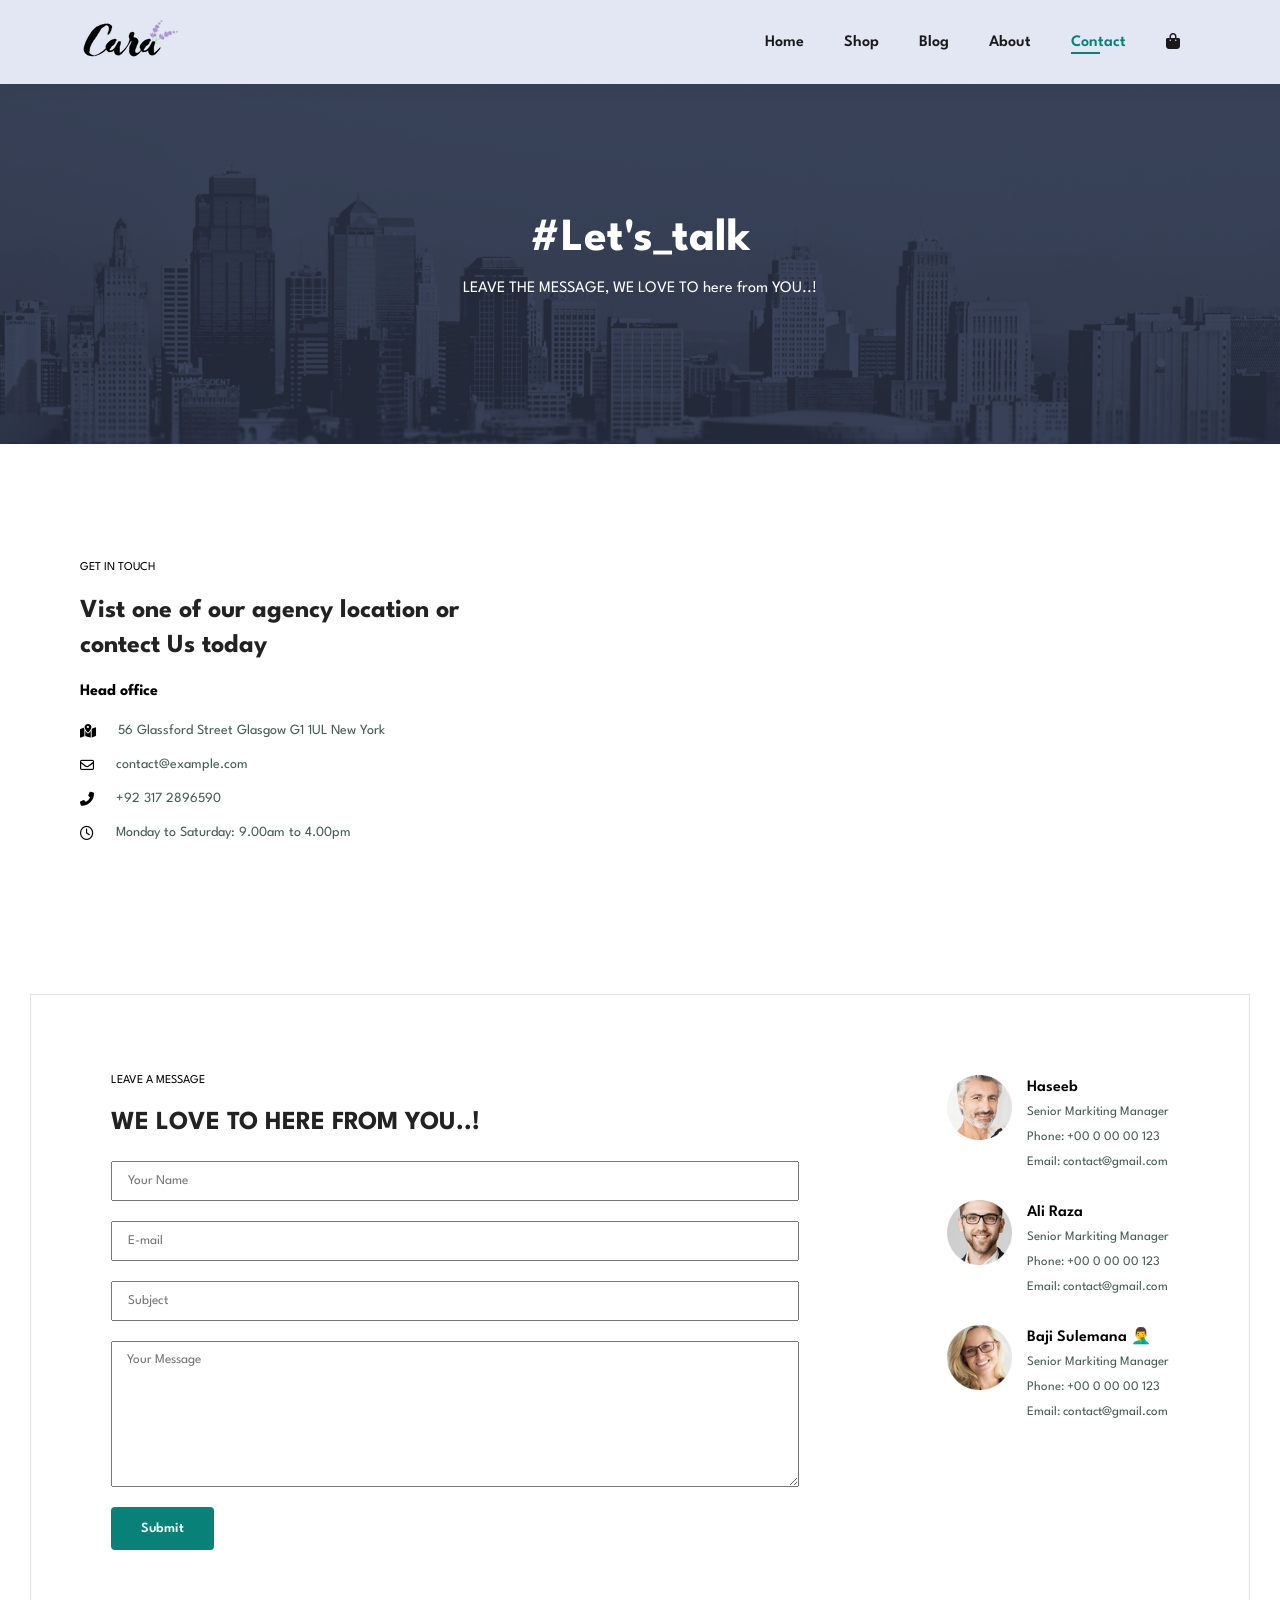
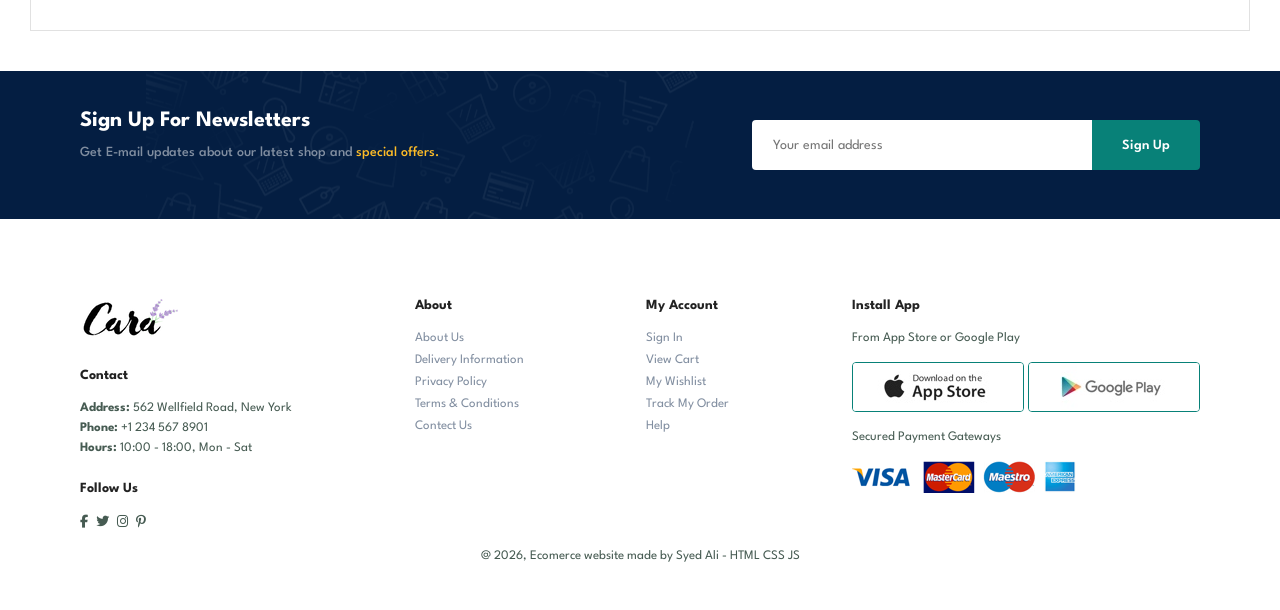
<file: contact.html>
<!doctype html>
<html lang="en">
  <head>
    <meta charset="UTF-8" />
    <meta name="viewport" content="width=device-width, initial-scale=1.0" />
    <title>Ecomerce website made by Ali</title>
    <link rel="stylesheet" href="styles.css" />
    <link
      rel="stylesheet"
      href="https://cdnjs.cloudflare.com/ajax/libs/font-awesome/6.5.1/css/all.min.css"
    />
  </head>
  <body>
    <section id="header">
      <a href="#"><img src="img/logo.png" class="logo" alt="" /></a>

      <div>
        <ul id="navbar">
          <li><a href="index.html">Home</a></li>
          <li><a href="shop.html">Shop</a></li>
          <li><a href="blog.html">Blog</a></li>
          <li><a href="about.html">About</a></li>
          <li><a class="active" href="contect.html">Contact</a></li>
          <li id="lg-bag">
            <a href="cart.html"><i class="fa-solid fa-bag-shopping"></i></a>
          </li>
          <a href="#" id="close"><i class="fa-solid fa-xmark"></i></a>
        </ul>
      </div>
      <div id="mobile">
        <a href="cart.html"><i class="fa-solid fa-bag-shopping"></i></a>
        <i id="bar" class="fas fa-outdent"></i>
      </div>
    </section>

    <section id="page-header" class="about-header">
      <h2>#Let's_talk</h2>
      <p>LEAVE THE MESSAGE, WE LOVE TO here from YOU..!</p>
    </section>

    <section id="contect-details" class="section-p1">
      <div class="details">
        <span>GET IN TOUCH</span>
        <h2>Vist one of our agency location or contect Us today</h2>
        <h3>Head office</h3>
        <div>
          <li>
            <i class="fa-solid fa-map-location-dot"></i>
            <p>56 Glassford Street Glasgow G1 1UL New York</p>
          </li>

          <li>
            <i class="far fa-envelope"></i>
            <p>contact@example.com</p>
          </li>

          <li>
            <i class="fas fa-phone-alt"></i>
            <p>+92 317 2896590</p>
          </li>

          <li>
            <i class="far fa-clock"></i>
            <p>Monday to Saturday: 9.00am to 4.00pm</p>
          </li>
        </div>
      </div>

      <div class="map">
        <iframe
          src="https://www.google.com/maps/embed?pb=!1m18!1m12!1m3!1d2469.6870348424886!2d-1.2570928244123425!3d51.757046192436576!2m3!1f0!2f0!3f0!3m2!1i1024!2i768!4f13.1!3m3!1m2!1s0x4876c6a9ef8c485b%3A0xd2ff1883a001afed!2sUniversity%20of%20Oxford!5e0!3m2!1sen!2s!4v1780073442573!5m2!1sen!2s"
          width="600"
          height="450"
          style="border: 0"
          allowfullscreen=""
          loading="lazy"
          referrerpolicy="no-referrer-when-downgrade"
        ></iframe>
      </div>
    </section>

    <section id="form-details">
      <form action="">
        <span>LEAVE A MESSAGE</span>
        <h2>WE LOVE TO HERE FROM YOU..!</h2>
        <input type="text" placeholder="Your Name" />
        <input type="text" placeholder="E-mail" />
        <input type="text" placeholder="Subject" />
        <textarea
          name=""
          id=""
          cols="30"
          rows="10"
          placeholder="Your Message"
        ></textarea>
        <button class="normal">Submit</button>
      </form>

      <div class="people">
        <div>
          <img src="img/people/1.png" alt="" />
          <p>
            <span>Haseeb</span> Senior Markiting Manager <br />
            Phone: +00 0 00 00 123 <br />
            Email: contact@gmail.com
          </p>
        </div>
        <div>
          <img src="img/people/2.png" alt="" />
          <p>
            <span>Ali Raza</span> Senior Markiting Manager <br />
            Phone: +00 0 00 00 123 <br />
            Email: contact@gmail.com
          </p>
        </div>
        <div>
          <img src="img/people/3.png" alt="" />
          <p>
            <span>Baji Sulemana 🤦‍♂️</span> Senior Markiting Manager <br />
            Phone: +00 0 00 00 123 <br />
            Email: contact@gmail.com
          </p>
        </div>
      </div>
    </section>

    <section id="newsletter" class="section-p1 section-m1">
      <div class="newstext">
        <h4>Sign Up For Newsletters</h4>
        <p>
          Get E-mail updates about our latest shop and
          <span>special offers.</span>
        </p>
      </div>
      <div class="form">
        <input type="text" placeholder="Your email address" />
        <button class="normal">Sign Up</button>
      </div>
    </section>

    <footer class="section-p1">
      <div class="col">
        <img class="logo" src="img/logo.png" alt="" />
        <h4>Contact</h4>
        <p><strong>Address: </strong> 562 Wellfield Road, New York</p>
        <p><strong>Phone: </strong> +1 234 567 8901</p>
        <p><strong>Hours: </strong> 10:00 - 18:00, Mon - Sat</p>
        <div class="follow">
          <h4>Follow Us</h4>
          <div class="icon">
            <a href="#"><i class="fab fa-facebook-f"></i></a>
            <a href="#"><i class="fab fa-twitter"></i></a>
            <a href="#"><i class="fab fa-instagram"></i></a>
            <a href="#"><i class="fab fa-pinterest-p"></i></a>
          </div>
        </div>
      </div>

      <div class="col">
        <h4>About</h4>
        <a href="#">About Us</a>
        <a href="#">Delivery Information</a>
        <a href="#">Privacy Policy</a>
        <a href="#">Terms & Conditions</a>
        <a href="#">Contect Us</a>
      </div>

      <div class="col">
        <h4>My Account</h4>
        <a href="#">Sign In</a>
        <a href="#">View Cart</a>
        <a href="#">My Wishlist</a>
        <a href="#">Track My Order</a>
        <a href="#">Help</a>
      </div>

      <div class="col install">
        <h4>Install App</h4>
        <p>From App Store or Google Play</p>
        <div class="row">
          <img src="img/pay/app.jpg" alt="" />
          <img src="img/pay/play.jpg" alt="" />
        </div>
        <p>Secured Payment Gateways</p>
        <img src="img/pay/pay.png" alt="" />
      </div>

      <div class="copyright">
        <p>@ 2026, Ecomerce website made by Syed Ali - HTML CSS JS</p>
      </div>
    </footer>

    <script src="script.js"></script>
  </body>
</html>
</file>
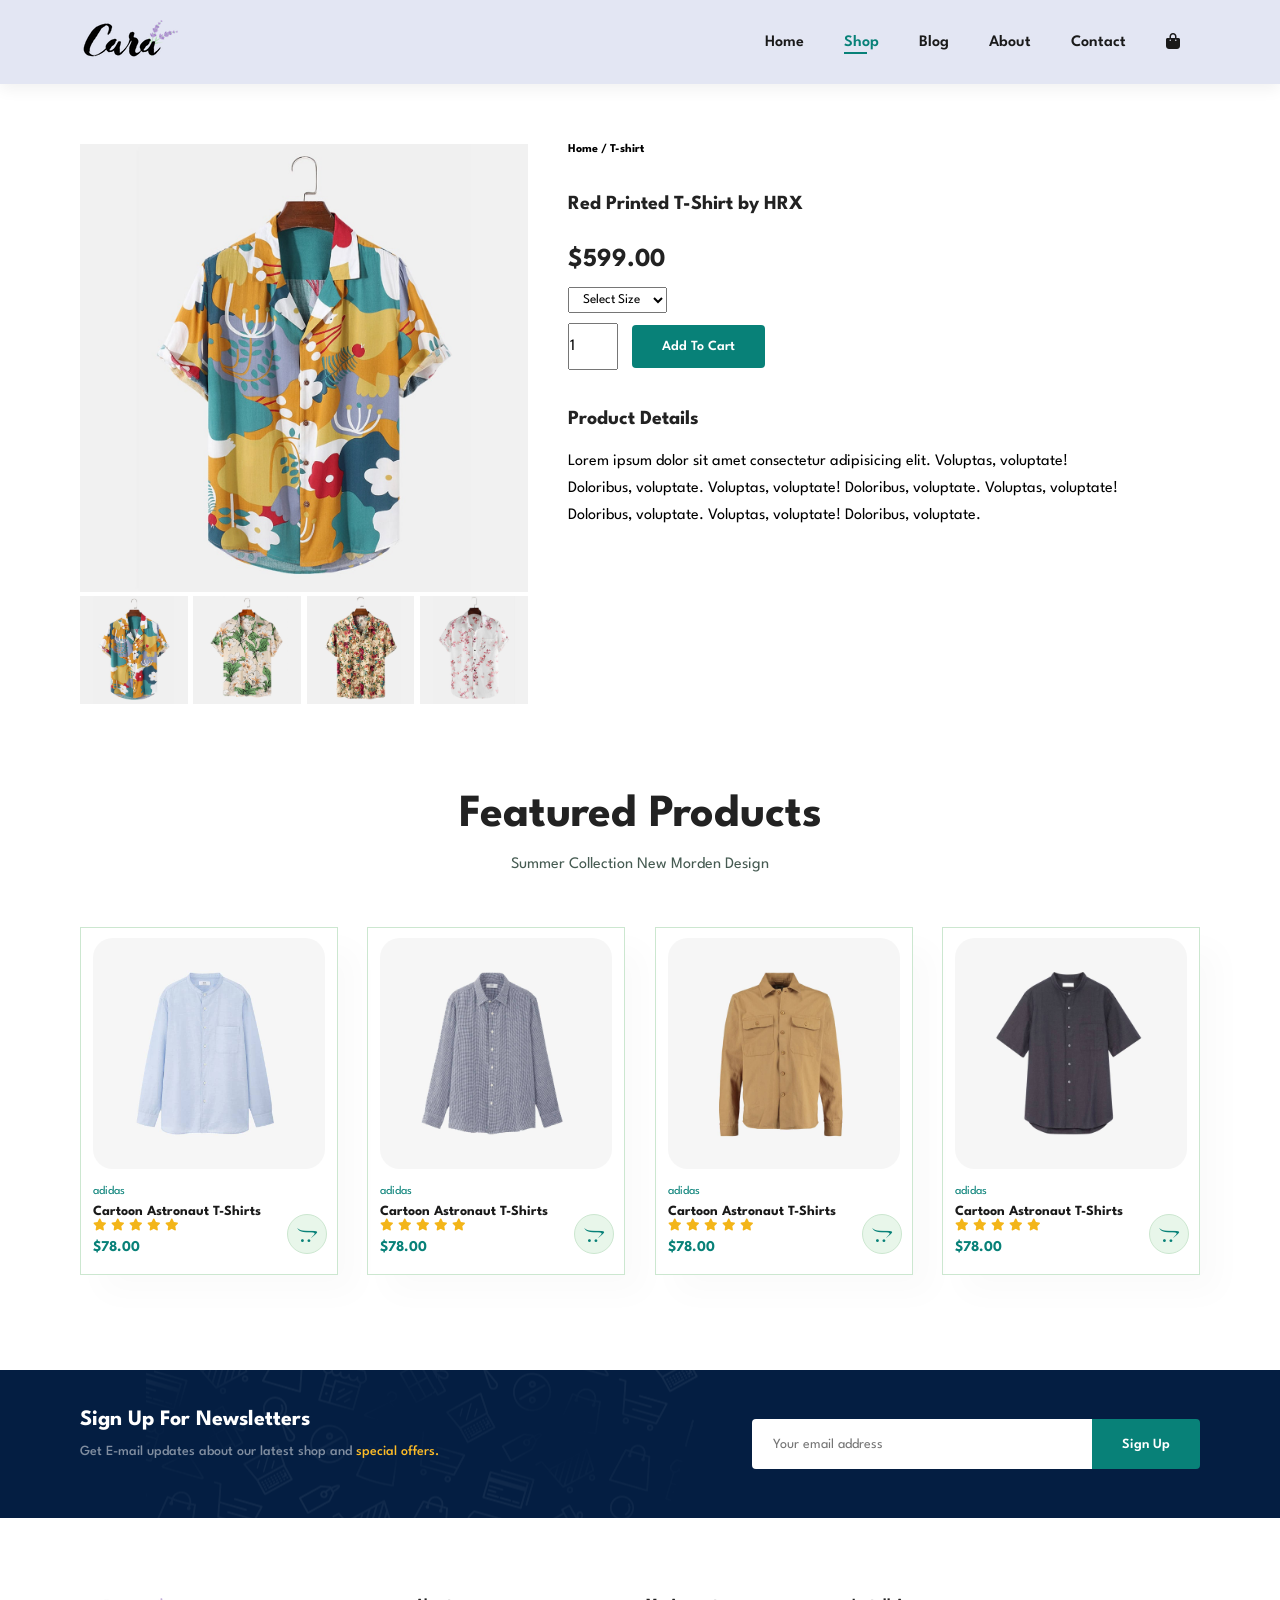
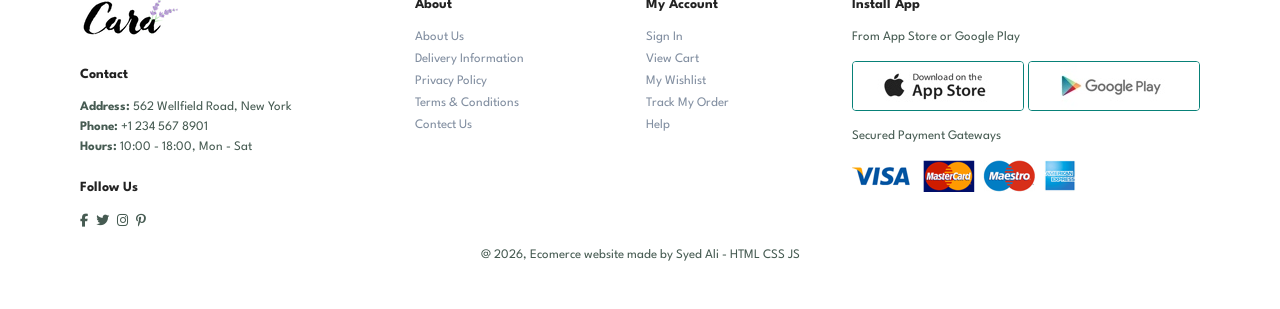
<file: s-product.html>
<!doctype html>
<html lang="en">
  <head>
    <meta charset="UTF-8" />
    <meta name="viewport" content="width=device-width, initial-scale=1.0" />
    <title>Ecomerce website made by Ali</title>
    <link rel="stylesheet" href="styles.css" />
    <link
      rel="stylesheet"
      href="https://cdnjs.cloudflare.com/ajax/libs/font-awesome/6.5.1/css/all.min.css"
    />
  </head>
  <body>
    <section id="header">
      <a href="#"><img src="img/logo.png" class="logo" alt="" /></a>

      <div>
        <ul id="navbar">
          <li><a href="index.html">Home</a></li>
          <li><a class="active" href="shop.html">Shop</a></li>
          <li><a href="blog.html">Blog</a></li>
          <li><a href="about.html">About</a></li>
          <li><a href="contact.html">Contact</a></li>
          <li id="lg-bag">
            <a href="cart.html"><i class="fa-solid fa-bag-shopping"></i></a>
          </li>
          <a href="#" id="close"><i class="fa-solid fa-xmark"></i></a>
        </ul>
      </div>
      <div id="mobile">
        <a href="cart.html"><i class="fa-solid fa-bag-shopping"></i></a>
        <i id="bar" class="fas fa-outdent"></i>
      </div>
    </section>

    <section id="prodetails" class="section-p1">
      <div class="single-pro-image">
        <img src="img/products/f1.jpg" width="100%" id="MainImg" alt="" />
        <div class="small-img-group">
          <div class="small-img-col">
            <img
              src="img/products/f1.jpg"
              width="100%"
              class="small-img"
              alt=""
            />
          </div>
          <div class="small-img-col">
            <img
              src="img/products/f2.jpg"
              width="100%"
              class="small-img"
              alt=""
            />
          </div>
          <div class="small-img-col">
            <img
              src="img/products/f3.jpg"
              width="100%"
              class="small-img"
              alt=""
            />
          </div>
          <div class="small-img-col">
            <img
              src="img/products/f4.jpg"
              width="100%"
              class="small-img"
              alt=""
            />
          </div>
        </div>
      </div>

      <div class="single-pro-details">
        <h6>Home / T-shirt</h6>
        <h4>Red Printed T-Shirt by HRX</h4>
        <h2>$599.00</h2>
        <select>
          <option>Select Size</option>
          <option>XXL</option>
          <option>XL</option>
          <option>Large</option>
          <option>Medium</option>
          <option>Small</option>
        </select>
        <input type="number" value="1" />
        <button class="normal">Add To Cart</button>

        <h4>Product Details</h4>
        <span
          >Lorem ipsum dolor sit amet consectetur adipisicing elit. Voluptas,
          voluptate! Doloribus, voluptate. Voluptas, voluptate! Doloribus,
          voluptate. Voluptas, voluptate! Doloribus, voluptate. Voluptas,
          voluptate! Doloribus, voluptate.</span
        >
      </div>
    </section>

    <section id="product1" class="section-p1">
      <h2>Featured Products</h2>
      <p>Summer Collection New Morden Design</p>
      <div class="pro-container">
        <div class="pro">
          <img src="img/products/n1.jpg" alt="" />
          <div class="des">
            <span>adidas</span>
            <h5>Cartoon Astronaut T-Shirts</h5>
            <div class="star">
              <i class="fas fa-star"></i>
              <i class="fas fa-star"></i>
              <i class="fas fa-star"></i>
              <i class="fas fa-star"></i>
              <i class="fas fa-star"></i>
            </div>
            <h4>$78.00</h4>
          </div>
          <a href="#"><i class="fa-brands fa-opencart cart"></i></a>
        </div>
        <div class="pro">
          <img src="img/products/n2.jpg" alt="" />
          <div class="des">
            <span>adidas</span>
            <h5>Cartoon Astronaut T-Shirts</h5>
            <div class="star">
              <i class="fas fa-star"></i>
              <i class="fas fa-star"></i>
              <i class="fas fa-star"></i>
              <i class="fas fa-star"></i>
              <i class="fas fa-star"></i>
            </div>
            <h4>$78.00</h4>
          </div>
          <a href="#"><i class="fa-brands fa-opencart cart"></i></a>
        </div>
        <!-- <div class="pro">
                <img src="img/products/n3.jpg" alt="">
                <div class="des">
                    <span>adidas</span>
                    <h5>Cartoon Astronaut T-Shirts</h5>
                    <div class="star">
                        <i class="fas fa-star"></i>
                        <i class="fas fa-star"></i>
                        <i class="fas fa-star"></i>
                        <i class="fas fa-star"></i>
                        <i class="fas fa-star"></i>
                    </div>
                    <h4>$78.00</h4>
                </div>
                <a href="#"><i class="fa-brands fa-opencart cart"></i></i></a>
            </div>
            <div class="pro">
                <img src="img/products/n4.jpg" alt="">
                <div class="des">
                    <span>adidas</span>
                    <h5>Cartoon Astronaut T-Shirts</h5>
                    <div class="star">
                        <i class="fas fa-star"></i>
                        <i class="fas fa-star"></i>
                        <i class="fas fa-star"></i>
                        <i class="fas fa-star"></i>
                        <i class="fas fa-star"></i>
                    </div>
                    <h4>$78.00</h4>
                </div>
                <a href="#"><i class="fa-brands fa-opencart cart"></i></i></a>
            </div>
            <div class="pro">
                <img src="img/products/n5.jpg" alt="">
                <div class="des">
                    <span>adidas</span>
                    <h5>Cartoon Astronaut T-Shirts</h5>
                    <div class="star">
                        <i class="fas fa-star"></i>
                        <i class="fas fa-star"></i>
                        <i class="fas fa-star"></i>
                        <i class="fas fa-star"></i>
                        <i class="fas fa-star"></i>
                    </div>
                    <h4>$78.00</h4>
                </div>
                <a href="#"><i class="fa-brands fa-opencart cart"></i></i></a>
            </div>
            <div class="pro">
                <img src="img/products/n6.jpg" alt="">
                <div class="des">
                    <span>adidas</span>
                    <h5>Cartoon Astronaut T-Shirts</h5>
                    <div class="star">
                        <i class="fas fa-star"></i>
                        <i class="fas fa-star"></i>
                        <i class="fas fa-star"></i>
                        <i class="fas fa-star"></i>
                        <i class="fas fa-star"></i>
                    </div>
                    <h4>$78.00</h4>
                </div>
                <a href="#"><i class="fa-brands fa-opencart cart"></i></i></a>
            </div> -->
        <div class="pro">
          <img src="img/products/n7.jpg" alt="" />
          <div class="des">
            <span>adidas</span>
            <h5>Cartoon Astronaut T-Shirts</h5>
            <div class="star">
              <i class="fas fa-star"></i>
              <i class="fas fa-star"></i>
              <i class="fas fa-star"></i>
              <i class="fas fa-star"></i>
              <i class="fas fa-star"></i>
            </div>
            <h4>$78.00</h4>
          </div>
          <a href="#"><i class="fa-brands fa-opencart cart"></i></a>
        </div>
        <div class="pro">
          <img src="img/products/n8.jpg" alt="" />
          <div class="des">
            <span>adidas</span>
            <h5>Cartoon Astronaut T-Shirts</h5>
            <div class="star">
              <i class="fas fa-star"></i>
              <i class="fas fa-star"></i>
              <i class="fas fa-star"></i>
              <i class="fas fa-star"></i>
              <i class="fas fa-star"></i>
            </div>
            <h4>$78.00</h4>
          </div>
          <a href="#"><i class="fa-brands fa-opencart cart"></i></a>
        </div>
      </div>
    </section>

    <section id="newsletter" class="section-p1 section-m1">
      <div class="newstext">
        <h4>Sign Up For Newsletters</h4>
        <p>
          Get E-mail updates about our latest shop and
          <span>special offers.</span>
        </p>
      </div>
      <div class="form">
        <input type="text" placeholder="Your email address" />
        <button class="normal">Sign Up</button>
      </div>
    </section>

    <footer class="section-p1">
      <div class="col">
        <img class="logo" src="img/logo.png" alt="" />
        <h4>Contact</h4>
        <p><strong>Address: </strong> 562 Wellfield Road, New York</p>
        <p><strong>Phone: </strong> +1 234 567 8901</p>
        <p><strong>Hours: </strong> 10:00 - 18:00, Mon - Sat</p>
        <div class="follow">
          <h4>Follow Us</h4>
          <div class="icon">
            <a href="#"><i class="fab fa-facebook-f"></i></a>
            <a href="#"><i class="fab fa-twitter"></i></a>
            <a href="#"><i class="fab fa-instagram"></i></a>
            <a href="#"><i class="fab fa-pinterest-p"></i></a>
          </div>
        </div>
      </div>

      <div class="col">
        <h4>About</h4>
        <a href="#">About Us</a>
        <a href="#">Delivery Information</a>
        <a href="#">Privacy Policy</a>
        <a href="#">Terms & Conditions</a>
        <a href="#">Contect Us</a>
      </div>

      <div class="col">
        <h4>My Account</h4>
        <a href="#">Sign In</a>
        <a href="#">View Cart</a>
        <a href="#">My Wishlist</a>
        <a href="#">Track My Order</a>
        <a href="#">Help</a>
      </div>

      <div class="col install">
        <h4>Install App</h4>
        <p>From App Store or Google Play</p>
        <div class="row">
          <img src="img/pay/app.jpg" alt="" />
          <img src="img/pay/play.jpg" alt="" />
        </div>
        <p>Secured Payment Gateways</p>
        <img src="img/pay/pay.png" alt="" />
      </div>

      <div class="copyright">
        <p>@ 2026, Ecomerce website made by Syed Ali - HTML CSS JS</p>
      </div>
    </footer>

    <script>
      var MainImg = document.getElementById("MainImg");
      var smallimg = document.getElementsByClassName("small-img");

      smallimg[0].onclick = function () {
        MainImg.src = smallimg[0].src;
      };
      smallimg[1].onclick = function () {
        MainImg.src = smallimg[1].src;
      };
      smallimg[2].onclick = function () {
        MainImg.src = smallimg[2].src;
      };
      smallimg[3].onclick = function () {
        MainImg.src = smallimg[3].src;
      };
    </script>

    <script src="script.js"></script>
  </body>
</html>
</file>
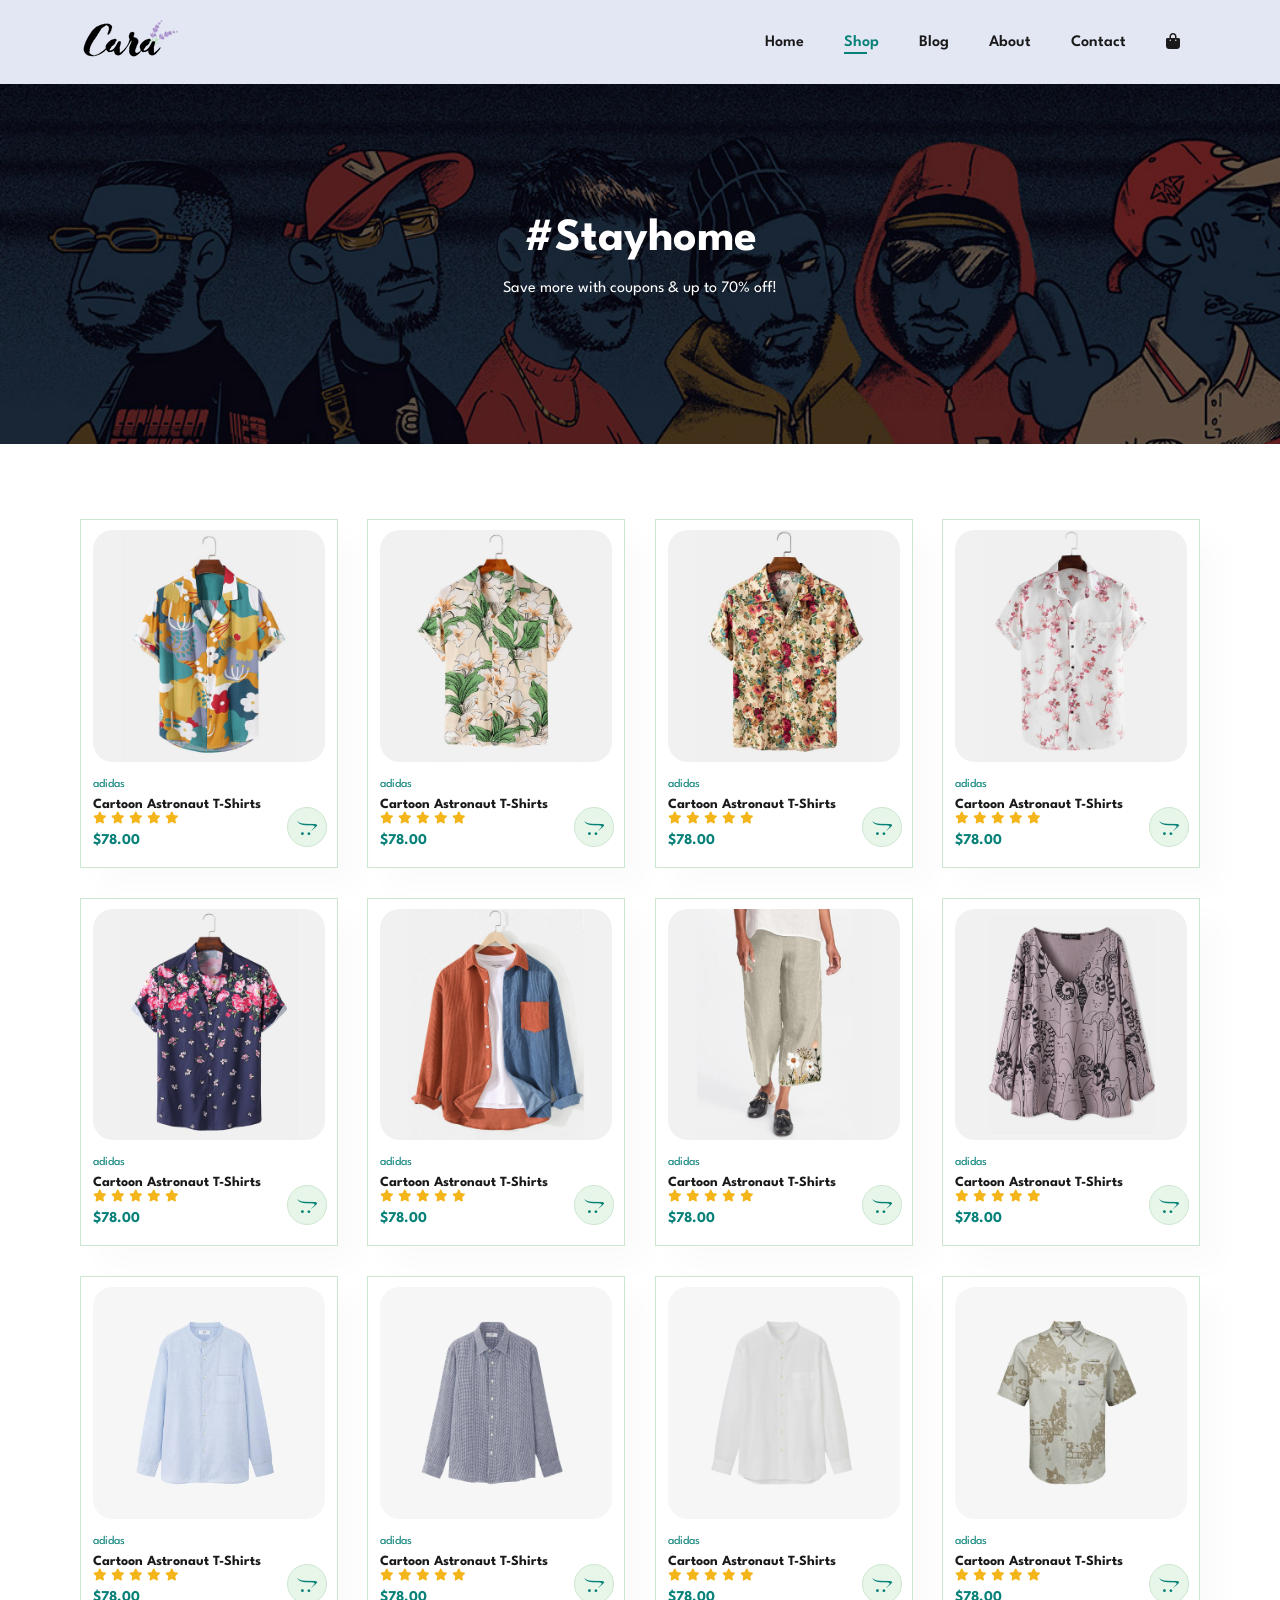
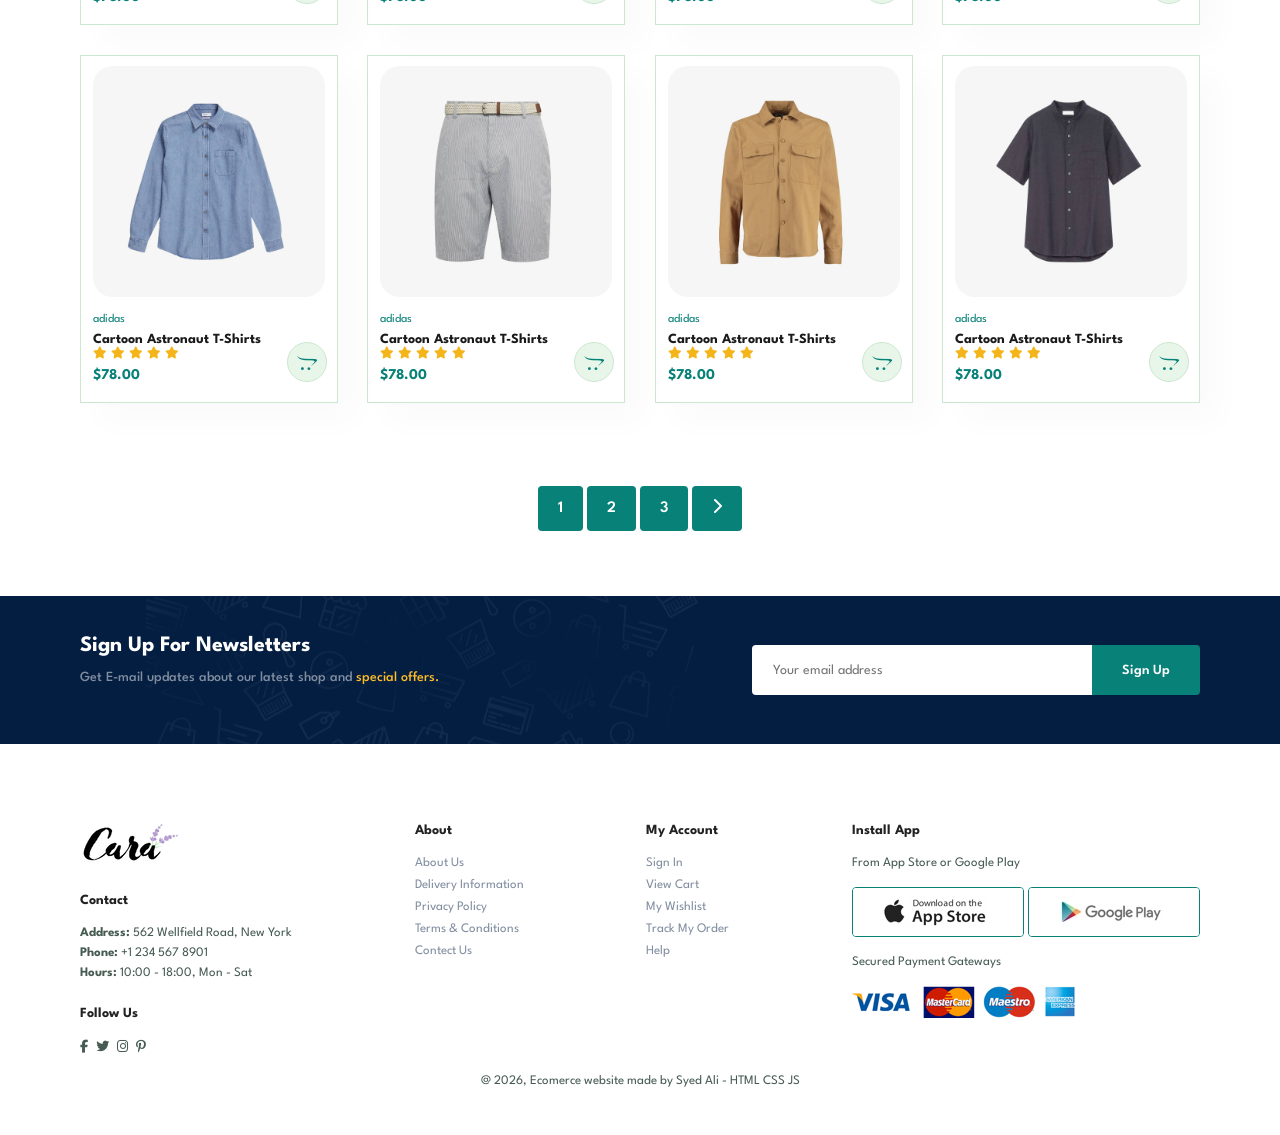
<file: shop.html>
<!doctype html>
<html lang="en">
  <head>
    <meta charset="UTF-8" />
    <meta name="viewport" content="width=device-width, initial-scale=1.0" />
    <title>Ecomerce website made by Ali</title>
    <link rel="stylesheet" href="styles.css" />
    <link
      rel="stylesheet"
      href="https://cdnjs.cloudflare.com/ajax/libs/font-awesome/6.5.1/css/all.min.css"
    />
  </head>
  <body>
    <section id="header">
      <a href="#"><img src="img/logo.png" class="logo" alt="" /></a>

      <div>
        <ul id="navbar">
          <li><a href="index.html">Home</a></li>
          <li><a class="active" href="shop.html">Shop</a></li>
          <li><a href="blog.html">Blog</a></li>
          <li><a href="about.html">About</a></li>
          <li><a href="contact.html">Contact</a></li>
          <li id="lg-bag">
            <a href="cart.html"><i class="fa-solid fa-bag-shopping"></i></a>
          </li>
          <a href="#" id="close"><i class="fa-solid fa-xmark"></i></a>
        </ul>
      </div>
      <div id="mobile">
        <a href="cart.html"><i class="fa-solid fa-bag-shopping"></i></a>
        <i id="bar" class="fas fa-outdent"></i>
      </div>
    </section>

    <section id="page-header">
      <h2>#Stayhome</h2>
      <p>Save more with coupons & up to 70% off!</p>
    </section>

    <section id="product1" class="section-p1">
      <div
        class="pro-container"
        onclick="window.location.href = 's-product.html'"
      >
        <div class="pro">
          <img src="img/products/f1.jpg" alt="" />
          <div class="des">
            <span>adidas</span>
            <h5>Cartoon Astronaut T-Shirts</h5>
            <div class="star">
              <i class="fas fa-star"></i>
              <i class="fas fa-star"></i>
              <i class="fas fa-star"></i>
              <i class="fas fa-star"></i>
              <i class="fas fa-star"></i>
            </div>
            <h4>$78.00</h4>
          </div>
          <a href="#"><i class="fa-brands fa-opencart cart"></i></a>
        </div>
        <div class="pro">
          <img src="img/products/f2.jpg" alt="" />
          <div class="des">
            <span>adidas</span>
            <h5>Cartoon Astronaut T-Shirts</h5>
            <div class="star">
              <i class="fas fa-star"></i>
              <i class="fas fa-star"></i>
              <i class="fas fa-star"></i>
              <i class="fas fa-star"></i>
              <i class="fas fa-star"></i>
            </div>
            <h4>$78.00</h4>
          </div>
          <a href="#"><i class="fa-brands fa-opencart cart"></i></a>
        </div>
        <div class="pro">
          <img src="img/products/f3.jpg" alt="" />
          <div class="des">
            <span>adidas</span>
            <h5>Cartoon Astronaut T-Shirts</h5>
            <div class="star">
              <i class="fas fa-star"></i>
              <i class="fas fa-star"></i>
              <i class="fas fa-star"></i>
              <i class="fas fa-star"></i>
              <i class="fas fa-star"></i>
            </div>
            <h4>$78.00</h4>
          </div>
          <a href="#"><i class="fa-brands fa-opencart cart"></i></a>
        </div>
        <div class="pro">
          <img src="img/products/f4.jpg" alt="" />
          <div class="des">
            <span>adidas</span>
            <h5>Cartoon Astronaut T-Shirts</h5>
            <div class="star">
              <i class="fas fa-star"></i>
              <i class="fas fa-star"></i>
              <i class="fas fa-star"></i>
              <i class="fas fa-star"></i>
              <i class="fas fa-star"></i>
            </div>
            <h4>$78.00</h4>
          </div>
          <a href="#"><i class="fa-brands fa-opencart cart"></i></a>
        </div>
        <div class="pro">
          <img src="img/products/f5.jpg" alt="" />
          <div class="des">
            <span>adidas</span>
            <h5>Cartoon Astronaut T-Shirts</h5>
            <div class="star">
              <i class="fas fa-star"></i>
              <i class="fas fa-star"></i>
              <i class="fas fa-star"></i>
              <i class="fas fa-star"></i>
              <i class="fas fa-star"></i>
            </div>
            <h4>$78.00</h4>
          </div>
          <a href="#"><i class="fa-brands fa-opencart cart"></i></a>
        </div>
        <div class="pro">
          <img src="img/products/f6.jpg" alt="" />
          <div class="des">
            <span>adidas</span>
            <h5>Cartoon Astronaut T-Shirts</h5>
            <div class="star">
              <i class="fas fa-star"></i>
              <i class="fas fa-star"></i>
              <i class="fas fa-star"></i>
              <i class="fas fa-star"></i>
              <i class="fas fa-star"></i>
            </div>
            <h4>$78.00</h4>
          </div>
          <a href="#"><i class="fa-brands fa-opencart cart"></i></a>
        </div>
        <div class="pro">
          <img src="img/products/f7.jpg" alt="" />
          <div class="des">
            <span>adidas</span>
            <h5>Cartoon Astronaut T-Shirts</h5>
            <div class="star">
              <i class="fas fa-star"></i>
              <i class="fas fa-star"></i>
              <i class="fas fa-star"></i>
              <i class="fas fa-star"></i>
              <i class="fas fa-star"></i>
            </div>
            <h4>$78.00</h4>
          </div>
          <a href="#"><i class="fa-brands fa-opencart cart"></i></a>
        </div>
        <div class="pro">
          <img src="img/products/f8.jpg" alt="" />
          <div class="des">
            <span>adidas</span>
            <h5>Cartoon Astronaut T-Shirts</h5>
            <div class="star">
              <i class="fas fa-star"></i>
              <i class="fas fa-star"></i>
              <i class="fas fa-star"></i>
              <i class="fas fa-star"></i>
              <i class="fas fa-star"></i>
            </div>
            <h4>$78.00</h4>
          </div>
          <a href="#"><i class="fa-brands fa-opencart cart"></i></a>
        </div>

        <div class="pro">
          <img src="img/products/n1.jpg" alt="" />
          <div class="des">
            <span>adidas</span>
            <h5>Cartoon Astronaut T-Shirts</h5>
            <div class="star">
              <i class="fas fa-star"></i>
              <i class="fas fa-star"></i>
              <i class="fas fa-star"></i>
              <i class="fas fa-star"></i>
              <i class="fas fa-star"></i>
            </div>
            <h4>$78.00</h4>
          </div>
          <a href="#"><i class="fa-brands fa-opencart cart"></i></a>
        </div>
        <div class="pro">
          <img src="img/products/n2.jpg" alt="" />
          <div class="des">
            <span>adidas</span>
            <h5>Cartoon Astronaut T-Shirts</h5>
            <div class="star">
              <i class="fas fa-star"></i>
              <i class="fas fa-star"></i>
              <i class="fas fa-star"></i>
              <i class="fas fa-star"></i>
              <i class="fas fa-star"></i>
            </div>
            <h4>$78.00</h4>
          </div>
          <a href="#"><i class="fa-brands fa-opencart cart"></i></a>
        </div>
        <div class="pro">
          <img src="img/products/n3.jpg" alt="" />
          <div class="des">
            <span>adidas</span>
            <h5>Cartoon Astronaut T-Shirts</h5>
            <div class="star">
              <i class="fas fa-star"></i>
              <i class="fas fa-star"></i>
              <i class="fas fa-star"></i>
              <i class="fas fa-star"></i>
              <i class="fas fa-star"></i>
            </div>
            <h4>$78.00</h4>
          </div>
          <a href="#"><i class="fa-brands fa-opencart cart"></i></a>
        </div>
        <div class="pro">
          <img src="img/products/n4.jpg" alt="" />
          <div class="des">
            <span>adidas</span>
            <h5>Cartoon Astronaut T-Shirts</h5>
            <div class="star">
              <i class="fas fa-star"></i>
              <i class="fas fa-star"></i>
              <i class="fas fa-star"></i>
              <i class="fas fa-star"></i>
              <i class="fas fa-star"></i>
            </div>
            <h4>$78.00</h4>
          </div>
          <a href="#"><i class="fa-brands fa-opencart cart"></i></a>
        </div>
        <div class="pro">
          <img src="img/products/n5.jpg" alt="" />
          <div class="des">
            <span>adidas</span>
            <h5>Cartoon Astronaut T-Shirts</h5>
            <div class="star">
              <i class="fas fa-star"></i>
              <i class="fas fa-star"></i>
              <i class="fas fa-star"></i>
              <i class="fas fa-star"></i>
              <i class="fas fa-star"></i>
            </div>
            <h4>$78.00</h4>
          </div>
          <a href="#"><i class="fa-brands fa-opencart cart"></i></a>
        </div>
        <div class="pro">
          <img src="img/products/n6.jpg" alt="" />
          <div class="des">
            <span>adidas</span>
            <h5>Cartoon Astronaut T-Shirts</h5>
            <div class="star">
              <i class="fas fa-star"></i>
              <i class="fas fa-star"></i>
              <i class="fas fa-star"></i>
              <i class="fas fa-star"></i>
              <i class="fas fa-star"></i>
            </div>
            <h4>$78.00</h4>
          </div>
          <a href="#"><i class="fa-brands fa-opencart cart"></i></a>
        </div>
        <div class="pro">
          <img src="img/products/n7.jpg" alt="" />
          <div class="des">
            <span>adidas</span>
            <h5>Cartoon Astronaut T-Shirts</h5>
            <div class="star">
              <i class="fas fa-star"></i>
              <i class="fas fa-star"></i>
              <i class="fas fa-star"></i>
              <i class="fas fa-star"></i>
              <i class="fas fa-star"></i>
            </div>
            <h4>$78.00</h4>
          </div>
          <a href="#"><i class="fa-brands fa-opencart cart"></i></a>
        </div>
        <div class="pro">
          <img src="img/products/n8.jpg" alt="" />
          <div class="des">
            <span>adidas</span>
            <h5>Cartoon Astronaut T-Shirts</h5>
            <div class="star">
              <i class="fas fa-star"></i>
              <i class="fas fa-star"></i>
              <i class="fas fa-star"></i>
              <i class="fas fa-star"></i>
              <i class="fas fa-star"></i>
            </div>
            <h4>$78.00</h4>
          </div>
          <a href="#"><i class="fa-brands fa-opencart cart"></i></a>
        </div>
      </div>
    </section>

    <section id="pagination" class="section-p1">
      <a href="#">1</a>
      <a href="#">2</a>
      <a href="#">3</a>
      <a href="#"><i class="fas fa-chevron-right"></i></a>
    </section>

    <section id="newsletter" class="section-p1 section-m1">
      <div class="newstext">
        <h4>Sign Up For Newsletters</h4>
        <p>
          Get E-mail updates about our latest shop and
          <span>special offers.</span>
        </p>
      </div>
      <div class="form">
        <input type="text" placeholder="Your email address" />
        <button class="normal">Sign Up</button>
      </div>
    </section>

    <footer class="section-p1">
      <div class="col">
        <img class="logo" src="img/logo.png" alt="" />
        <h4>Contact</h4>
        <p><strong>Address: </strong> 562 Wellfield Road, New York</p>
        <p><strong>Phone: </strong> +1 234 567 8901</p>
        <p><strong>Hours: </strong> 10:00 - 18:00, Mon - Sat</p>
        <div class="follow">
          <h4>Follow Us</h4>
          <div class="icon">
            <a href="#"><i class="fab fa-facebook-f"></i></a>
            <a href="#"><i class="fab fa-twitter"></i></a>
            <a href="#"><i class="fab fa-instagram"></i></a>
            <a href="#"><i class="fab fa-pinterest-p"></i></a>
          </div>
        </div>
      </div>

      <div class="col">
        <h4>About</h4>
        <a href="#">About Us</a>
        <a href="#">Delivery Information</a>
        <a href="#">Privacy Policy</a>
        <a href="#">Terms & Conditions</a>
        <a href="#">Contect Us</a>
      </div>

      <div class="col">
        <h4>My Account</h4>
        <a href="#">Sign In</a>
        <a href="#">View Cart</a>
        <a href="#">My Wishlist</a>
        <a href="#">Track My Order</a>
        <a href="#">Help</a>
      </div>

      <div class="col install">
        <h4>Install App</h4>
        <p>From App Store or Google Play</p>
        <div class="row">
          <img src="img/pay/app.jpg" alt="" />
          <img src="img/pay/play.jpg" alt="" />
        </div>
        <p>Secured Payment Gateways</p>
        <img src="img/pay/pay.png" alt="" />
      </div>

      <div class="copyright">
        <p>@ 2026, Ecomerce website made by Syed Ali - HTML CSS JS</p>
      </div>
    </footer>

    <script src="script.js"></script>
  </body>
</html>
</file>
<file: styles.css>
@import url("https://fonts.googleapis.com/css?family=Spartan:wght@100;200;300;400;500;600;700;800;900&display=swap");

* {
  margin: 0;
  padding: 0;
  box-sizing: border-box;
  font-family: "Spartan", sans-serif;
}

h1 {
  font-size: 50px;
  line-height: 64px;
  color: #222;
}

h2 {
  font-size: 46px;
  line-height: 54px;
  color: #222;
}

h4 {
  font-size: 20px;
  /* line-height: 30px; */
  color: #222;
}

h6 {
  font-weight: 700;
  font-size: 12px;
}

P {
  font-size: 16px;
  color: #465b52;
  margin: 15px 0 20px 0;
}

.section-p1 {
  padding: 40px 80px;
}

.section-m1 {
  margin: 40px 0;
}

button.white {
  font-size: 13px;
  font-weight: 600;
  padding: 11px 18px;
  color: #fff;
  background-color: transparent;
  /* border-radius: 4px; */
  cursor: pointer;
  border: 1px solid #fff;
  outline: none;
  transition: 0.2s;
}
button.normal {
  font-size: 14px;
  font-weight: 600;
  padding: 15px 30px;
  color: #000;
  background-color: #fff;
  border-radius: 4px;
  cursor: pointer;
  border: none;
  outline: none;
  transition: 0.2s;
}
body {
  /* background-color: #f1f1f1; */
  width: 100%;
}

/* HEADER START */
#header {
  display: flex;
  justify-content: space-between;
  align-items: center;
  padding: 20px 80px;
  background-color: #e3e6f3;
  box-shadow: 0 5px 15px rgba(0, 0, 0, 0.06);
  z-index: 999;
  position: sticky;
  top: 0;
  left: 0;
}

#navbar {
  display: flex;
  align-items: center;
  justify-content: center;
}

#navbar li {
  list-style: none;
  padding: 0 20px;
  /* margin: 0 10px; */

  position: relative;
}

#navbar li a {
  text-decoration: none;
  color: #1a1a1a;
  font-size: 16px;
  font-weight: 600;
  transition: color 0.3s ease;
}

#navbar li a:hover,
#navbar li a.active {
  color: #088178;
}

#navbar li a.active::after,
#navbar li a:hover::after {
  content: "";
  width: 30%;
  height: 2px;
  background-color: #088178;
  position: absolute;
  bottom: -4px;
  left: 20px;
}

#mobile {
  display: none;
  align-items: center;
}

#close {
  display: none;
}

/* Home page */
#hero {
  background-image: url(img/hero4.png);
  height: 90vh;
  width: 100%;
  background-size: cover;
  background-position: top 25% right;
  padding: 0 80px;
  display: flex;
  flex-direction: column;
  align-items: flex-start;
  justify-content: center;
}

#hero h4 {
  /* color: #088178;
    font-size: 18px;
    margin-bottom: 20px; */
  padding-bottom: 15px;
}

#hero h1 {
  color: #088178;
}

#hero button {
  background-image: url("img/button.png");
  background-color: transparent;
  color: #088178;
  border: 0;
  padding: 14px 80px 14px 65px;
  background-repeat: no-repeat;
  cursor: pointer;
  font-weight: 700;
  font-size: 15px;
}

#feature {
  display: flex;
  align-items: center;
  justify-content: space-between;
  flex-wrap: wrap;
}

#feature .fe-box {
  width: 180px;
  text-align: center;
  padding: 25px 15px;
  box-shadow: 20px 20px 34px rgba(0, 0, 0, 0.03);
  border: 1px solid #cce7d0;
  border-radius: 4px;
  margin: 15px 0;
}

#feature .fe-box:hover {
  box-shadow: 10px 10px 54px rgba(70, 62, 221, 0.1);
}

#feature .fe-box h6 {
  /* background-color: ; */
  display: inline-block;
  padding: 9px 8px 6px 8px;
  line-height: 1;
  border-radius: 4px;
  color: #088178;
  background-color: #fddde4;
}

#feature .fe-box:nth-child(2) h6 {
  background-color: #cdebbc;
}
#feature .fe-box:nth-child(3) h6 {
  background-color: #d1e8f2;
}
#feature .fe-box:nth-child(4) h6 {
  background-color: #cdd4f8;
}
#feature .fe-box:nth-child(5) h6 {
  background-color: #f6dbf6;
}
#feature .fe-box:nth-child(6) h6 {
  background-color: #fff2e5;
}

#product1 {
  text-align: center;
}

#product1 .pro-container {
  display: flex;
  /* align-items: center; */
  justify-content: space-between;
  flex-wrap: wrap;
  padding-top: 20px;
}

#product1 .pro {
  width: 23%;
  min-width: 250px;
  padding: 10px 12px;
  border: 1px solid #cce7d0;
  cursor: pointer;
  box-shadow: 20px 20px 30px rgba(0, 0, 0, 0.02);
  margin: 15px 0;
  transition: 0.3s ease-in-out;
  position: relative;
}

#product1 .pro:hover {
  box-shadow: 10px 10px 20px rgba(0, 0, 0, 0.2);
}

#product1 .pro img {
  width: 100%;
  border-radius: 20px;
}

#product1 .pro .des {
  text-align: start;
  padding: 10px 0;
}

#product1 .pro .des span {
  color: #088178;
  font-size: 12px;
}

#product1 .pro .des h5 {
  font-size: 14px;
  color: #1a1a1a;
  /* margin: 5px 0; */
  padding-top: 7px;
}
#product1 .pro .des i {
  font-size: 12px;
  color: rgb(243, 181, 25);
}
#product1 .pro .des h4 {
  padding-top: 7px;
  font-size: 15px;
  font-weight: 700;
  color: #088178;
}
#product1 .pro .cart {
  width: 40px;
  height: 40px;
  line-height: 40px;
  border-radius: 50px;
  background-color: #e8f6ea;
  font-weight: 500;
  color: #088178;
  border: 1px solid #cce7d0;
  position: absolute;
  bottom: 20px;
  right: 10px;
}

#banner {
  display: flex;
  flex-direction: column;
  align-items: center;
  justify-content: center;
  text-align: center;
  /* padding: 50px 0; */
  background-image: url("img/banner/b2.jpg");
  width: 100%;
  height: 40vh;
  background-size: cover;
  background-position: center;
}
#banner h4 {
  color: #fff;
  font-size: 16px;
}

#banner h2 {
  color: #fff;
  font-size: 28px;
  padding: 10px 0;
}
#banner h2 span {
  color: #ef3636;
}

#banner button:hover {
  background-color: #088178;
  color: #fff;
}

#sm-banner {
  display: flex;
  justify-content: space-between;
  flex-wrap: wrap;
}

#sm-banner .banner-box {
  display: flex;
  flex-direction: column;
  align-items: flex-start;
  justify-content: center;
  /* text-align: center; */
  /* padding: 50px 0; */
  background-image: url("img/banner/b17.jpg");
  min-width: 680px;
  height: 50vh;
  background-size: cover;
  background-position: center;
  padding: 30px;
}
#sm-banner .banner-box2 {
  background-image: url("img/banner/b10.jpg");
}

#sm-banner h4 {
  color: #fff;
  font-size: 20px;
  font-weight: 300;
}
#sm-banner h2 {
  color: #fff;
  font-size: 28px;
  font-weight: 800;
}
#sm-banner span {
  color: #fff;
  font-size: 14px;
  font-weight: 500;
  padding-bottom: 15px;
}

#sm-banner .banner-box:hover button {
  background-color: #088178;
  border: 1px solid #088178;
}
#banner3 {
  display: flex;
  justify-content: space-between;
  flex-wrap: wrap;
  padding: 0 80px;
}
#banner3 .banner-box {
  display: flex;
  flex-direction: column;
  align-items: flex-start;
  justify-content: center;
  /* text-align: center; */
  /* padding: 50px 0; */
  background-image: url("img/banner/b7.jpg");
  min-width: 30%;
  height: 30vh;
  background-size: cover;
  background-position: center;
  padding: 20px;
  margin-bottom: 20px;
}
#banner3 h2 {
  color: #fff;
  font-size: 22px;
  font-weight: 900;
}
#banner3 h3 {
  color: #ec544e;
  font-size: 25px;
  font-weight: 800;
}

#banner3 .banner-box2 {
  background-image: url("img/banner/b4.jpg");
}
#banner3 .banner-box2 {
  background-image: url("img/banner/b4.jpg");
}
#banner3 .banner-box3 {
  background-image: url("img/banner/b18.jpg");
}

#newsletter {
  display: flex;
  justify-content: space-between;
  flex-wrap: wrap;
  align-items: center;
  background-image: url("img/banner/b14.png");
  background-repeat: no-repeat;
  background-position: 20% 30%;
  background-color: #041e42;
}

#newsletter h4 {
  color: #fff;
  font-size: 22px;
  font-weight: 700;
}
#newsletter p {
  color: #818ea0;
  font-size: 14px;
  font-weight: 500;
}
#newsletter p span {
  color: #ffbd27;
}

#newsletter .form {
  display: flex;
  width: 40%;
  /* min-width: 300px; */
}
#newsletter input {
  height: 3.125rem;
  padding: 0 1.25rem;
  font-size: 14px;
  width: 100%;
  border: 1px solid transparent;
  border-radius: 4px;
  outline: none;
  border-top-right-radius: 0;
  border-bottom-right-radius: 0;
}
#newsletter button {
  background-color: #088178;
  color: #fff;
  white-space: nowrap;
  border-top-left-radius: 0;
  border-bottom-left-radius: 0;
}

/* footer */
footer {
  display: flex;
  flex-wrap: wrap;
  justify-content: space-between;
}

footer .col {
  display: flex;
  flex-direction: column;
  align-items: flex-start;
  margin-bottom: 20px;
}

footer .logo {
  margin-bottom: 30px;
}

footer h4 {
  font-size: 14px;
  padding-bottom: 20px;
}
footer p {
  font-size: 13px;
  /* padding-bottom: 20px; */
  margin: 0 0 8px 0;
}
footer a {
  font-size: 13px;
  text-decoration: none;
  color: #818ea0;
  margin-bottom: 10px;
}

footer .follow {
  margin-top: 20px;
}

footer .follow i {
  /* margin-top: 20px; */
  color: #465b52;
  padding-right: 4px;
  cursor: pointer;
}

footer .install .row img {
  border: 1px solid #088178;
  border-radius: 4px;
}
footer .install img {
  margin: 10px 0 15px 0;
}

footer .follow i:hover,
footer a:hover {
  color: #088178;
}

footer .copyright {
  width: 100%;
  text-align: center;
}

/* Shop Page */
#page-header {
  background-image: url("img/banner/b1.jpg");
  width: 100%;
  height: 40vh;
  background-size: cover;
  /* background-position: center; */
  display: flex;
  flex-direction: column;
  text-align: center;
  justify-content: center;
  padding: 40px;
}

#page-header h2,
#page-header p {
  color: #fff;
}

#pagination {
  text-align: center;
}
#pagination a {
  text-decoration: none;
  background-color: #088178;
  padding: 15px 20px;
  border-radius: 4px;
  color: #fff;
  font-weight: 600;
}
#pagination a i {
  font-size: 16px;
  font-weight: 600;
}

/* Single product */

#prodetails {
  display: flex;
  margin-top: 20px;
}

#prodetails .single-pro-image {
  width: 40%;
  margin-right: 40px;
}

.small-img-group {
  display: flex;
  justify-content: space-between;
}

.small-img-col {
  flex-basis: 24%;
  cursor: pointer;
}

#prodetails .single-pro-details {
  width: 50%;
}

#prodetails .single-pro-details h4 {
  padding: 40px 0 20px 0;
}
#prodetails .single-pro-details h2 {
  /* padding: 40px 0 20px 0; */
  font-size: 26px;
}

#prodetails .single-pro-details select {
  display: block;
  padding: 5px 10px;
  margin-bottom: 10px;
}

#prodetails .single-pro-details input {
  width: 50px;
  height: 47px;
  padding-right: 10px;
  font-size: 16px;
  /* text-align: center; */
  margin-right: 10px;
}

#prodetails .single-pro-details input:first {
  outline: none;
}

#prodetails .single-pro-details button {
  background-color: #088178;
  color: #fff;
}

#prodetails .single-pro-details span {
  line-height: 27px;
}

/* Blog- page */
#page-header.blog-header {
  background-image: url(img/banner/b19.jpg);
}

#blog {
  padding: 150px 150px 0 150px;
}

#blog .blog-box {
  display: flex;
  align-items: center;
  width: 100%;
  position: relative;
  padding-bottom: 90px;
}

#blog .blog-img {
  width: 50%;
  margin-right: 40px;
}
#blog img {
  width: 100%;
  height: 300px;
  object-fit: cover;
}

#blog .blog-details {
  width: 50%;
}

#blog .blog-details a {
  text-decoration: none;
  font-size: 11px;
  color: #000;
  font-weight: 700;
  position: relative;
  transition: 0.3s;
}

#blog .blog-details a::after {
  content: "";
  width: 40px;
  height: 1px;
  background-color: #000;
  position: absolute;
  top: 4px;
  right: -50px;
}

#blog .blog-details a:hover {
  color: #088178;
}
#blog .blog-details a:hover:after {
  background-color: #088178;
}

#blog .blog-box h1 {
  position: absolute;
  top: -40px;
  left: 0;
  font-size: 70px;
  font-weight: 700;
  color: #c9cbce;
  z-index: -1;
  /* margint: 60; */
}

/* About page */
#page-header.about-header {
  background-image: url(img/about/banner.png);
}

#about-head {
  display: flex;
  align-items: center;
}

#about-head img {
  width: 50%;
  height: auto;
}

#about-head div {
  padding-left: 40px;
}

#about-app {
  text-align: center;
}
#about-app .video {
  width: 70%;
  height: 100%;
  margin: 30px auto 0 auto;
}

#about-app .video video {
  width: 100%;
  height: 100%;
  border-radius: 20px;
}

/* Contect Page */
#contect-details {
  display: flex;
  align-items: center;
  justify-content: space-between;
}

#contect-details .details {
  width: 40%;
}

#contect-details .details span,
#form-details form span {
  font-size: 12px;
}

#contect-details .details h2,
#form-details form h2 {
  font-size: 26px;
  line-height: 35px;
  padding: 20px 0;
}

#contect-details .details h3 {
  font-size: 16px;
  padding-bottom: 15px;
}

#contect-details .details li {
  display: flex;
  list-style: none;
  padding: 10px 0;
}

#contect-details .details li i {
  font-size: 14px;
  padding-right: 22px;
}

#contect-details .details li p {
  margin: 0;
  font-size: 14px;
}

#contect-details .map {
  width: 55%;
  height: 440px;
}

#contect-details .map iframe {
  width: 100%;
  height: 100%;
}

#form-details {
  display: flex;
  justify-content: space-between;
  margin: 30px;
  padding: 80px;
  border: 1px solid #e1e1e1;
}

#form-details form {
  width: 65%;
  display: flex;
  flex-direction: column;
  align-items: flex-start;
}

#form-details form input,
#form-details form textarea {
  width: 100%;
  padding: 12px 15px;
  outline: none;
  margin-bottom: 20px;
  border-radius: 1px solid #e1e1e1;
}
#form-details form button {
  background-color: #088178;
  color: #fff;
}

#form-details .people div {
  padding-bottom: 25px;
  display: flex;
  align-items: flex-start;
}

#form-details .people div img {
  width: 65px;
  height: 65px;
  object-fit: cover;
  margin-right: 15px;
}

#form-details .people div p {
  margin: 0;
  font-size: 13px;
  line-height: 25px;
}

#form-details .people div span {
  display: block;
  font-size: 16px;
  font-weight: 600;
  color: #000;
}

/* CART PAGE */
#cart {
  overflow-x: auto;
}

#cart table {
  width: 100%;
  border-collapse: collapse;
  table-layout: fixed;
  white-space: nowrap;
}

#cart table img {
  width: 70px;
}

#cart table td:nth-child(1) {
  width: 100px;
  text-align: center;
}
#cart table td:nth-child(2) {
  width: 150px;
  text-align: center;
}
#cart table td:nth-child(3) {
  width: 250px;
  text-align: center;
}
#cart table td:nth-child(4),
#cart table td:nth-child(5),
#cart table td:nth-child(6) {
  width: 150px;
  text-align: center;
}

#cart table td:nth-child(5) input {
  width: 70px;
  padding: 10px 5px 10px 15px;
}

#cart table thead {
  border: 1px solid #e2e9e1;
  border-left: none;
  border-right: none;
}

#cart table thead td {
  font-weight: 700;
  text-transform: uppercase;
  font-size: 13px;
  padding: 18px;
}

#cart table tbody tr td {
  padding: 15px;
}

#cart table tbody td {
  font-size: 13px;
}

#cart-add {
  display: flex;
  flex-wrap: wrap;
  justify-content: space-between;
}

#coupon {
  width: 50%;
  margin-bottom: 30px;
}

#coupon h3,
#subtotal h3 {
  padding-bottom: 15px;
}

#coupon input {
  padding: 10px 20px;
  outline: none;
  width: 60%;
  margin-right: 10px;
  border: 1px solid #e2e9e1;
}

#coupon button,
#subtotal button {
  background-color: #088178;
  color: #fff;
  padding: 12px 20px;
}

#subtotal {
  width: 50%;
  margin-bottom: 30px;
  border: 1px solid #e2e9e1;
  padding: 30px;
}
#subtotal table {
  border-collapse: collapse;
  width: 100%;
  margin-bottom: 20px;
}

#subtotal table td {
  width: 50%;
  border: 1px solid #e2e9e1;
  padding: 10px;
  font-size: 13px;
}

/*



--------------  Media Query  ---------------------



*/

@media (max-width: 799px) {
  .section-p1 {
    padding: 40px 40px;
  }
  #navbar {
    display: flex;
    flex-direction: column;
    align-items: flex-start;
    justify-content: space-evenly;
    position: fixed;
    top: 0;
    right: -300px;
    height: 100vh;
    width: 300px;
    background-color: #e3e6f3;
    box-shadow: 0 40px 60px rgb(0, 0, 0, 0.1);
    padding: 80px 0 0 10px;
    transition: 0.3s;
  }
  #navbar.active {
    right: 0px;
  }

  #navbar li {
    margin-bottom: 25px;
  }
  #mobile {
    display: flex;
    align-items: center;
  }
  #mobile i {
    color: #1a1a1a;
    font-size: 24px;
    padding-left: 20px;
  }
  #close {
    position: absolute;
    top: 30px;
    left: 30px;
    color: #222;
    font-size: 24px;

    display: initial;
  }
  #lg-bag {
    display: none;
  }

  #hero {
    height: 70vh;
    padding: 0 80px;
    background-position: top 30% right 30%;
  }

  #feature {
    justify-content: center;
  }
  #feature .fe-box {
    margin: 15px 15px;
  }

  #product1 .pro-container {
    justify-content: center;
  }

  #product1 .pro {
    margin: 15px;
  }
  #banner {
    height: 20vh;
  }

  #sm-banner .banner-box {
    min-width: 100%;
    height: 30vh;
  }
  #banner3 h2 {
    font-size: 12px;
  }
  #banner3 h3 {
    font-size: 16px;
  }
  #banner3 {
    padding: 0 40px;
  }
  #banner3 .banner-box {
    width: 28%;
  }

  #newsletter .form {
    width: 70%;
  }

  /* Contact page */
  #form-details {
    padding: 40px;
  }
  #form-details form {
    width: 50%;
  }
}

@media (max-width: 477px) {
  .section-p1 {
    padding: 20px;
  }
  #header {
    padding: 10px 30px;
  }
  h1 {
    font-size: 38px;
  }

  h2 {
    font-size: 32px;
  }
  #hero {
    padding: 0 20px;
    background-position: 55%;
  }
  #feature .fe-box {
    width: 155px;
    margin: 0 0 15px 0;
  }
  #feature {
    justify-content: space-between;
  }

  #product1 .pro {
    width: 100%;
  }
  #banner {
    height: 40vh;
  }
  #sm-banner .banner-box {
    height: 40vh;
  }
  #sm-banner .banner-box2 {
    margin-top: 20px;
  }
  #banner3 {
    padding: 0 20px;
  }
  #banner3 .banner-box {
    width: 100%;
  }
  #banner3 h2 {
    font-size: 22px;
  }
  #banner3 h3 {
    font-size: 25px;
  }
  #newsletter {
    padding: 40px 20px;
  }
  #newsletter .form {
    width: 100%;
  }
  footer .copyright {
    text-align: start;
  }

  /* sigle product */
  #prodetails {
    display: flex;
    flex-direction: column;
  }
  #prodetails .single-pro-image {
    width: 100%;
    margin: 0 0 20px 0;
  }
  #prodetails .single-pro-details {
    width: 100%;
  }

  /* Blog page */

  #blog {
    padding: 100px 20px 0 20px;
  }
  #blog .blog-box {
    display: flex;
    flex-direction: column;
    align-items: flex-start;
  }
  #blog .blog-img {
    width: 100%;
    margin-right: 0px;
    margin-bottom: 30px;
  }
  #blog .blog-details {
    width: 100%;
  }

  /* About page */

  #about-head {
    flex-direction: column;
  }

  #about-head img {
    width: 100%;
    /* height: auto; */
    margin-bottom: 20px;
  }
  #about-head div {
    padding-left: 0px;
  }

  #about-app .video {
    width: 100%;
  }

  /* Contact page */
  #contect-details {
    flex-direction: column;
  }

  #contect-details .details {
    width: 100%;
    margin-bottom: 30px;
  }
  #contect-details .map {
    width: 100%;
  }

  #form-details {
    margin: 10px;
    padding: 30px 10px;
    flex-wrap: wrap;
  }

  #form-details form {
    width: 100%;
    margin-bottom: 30px;
  }

  /*
  ------ Cart page -----
   */
  #cart-add {
    flex-direction: column;
  }

  #coupon {
    width: 100%;
  }

  #subtotal {
    width: 100%;
    padding: 20px;
  }
}
</file>
